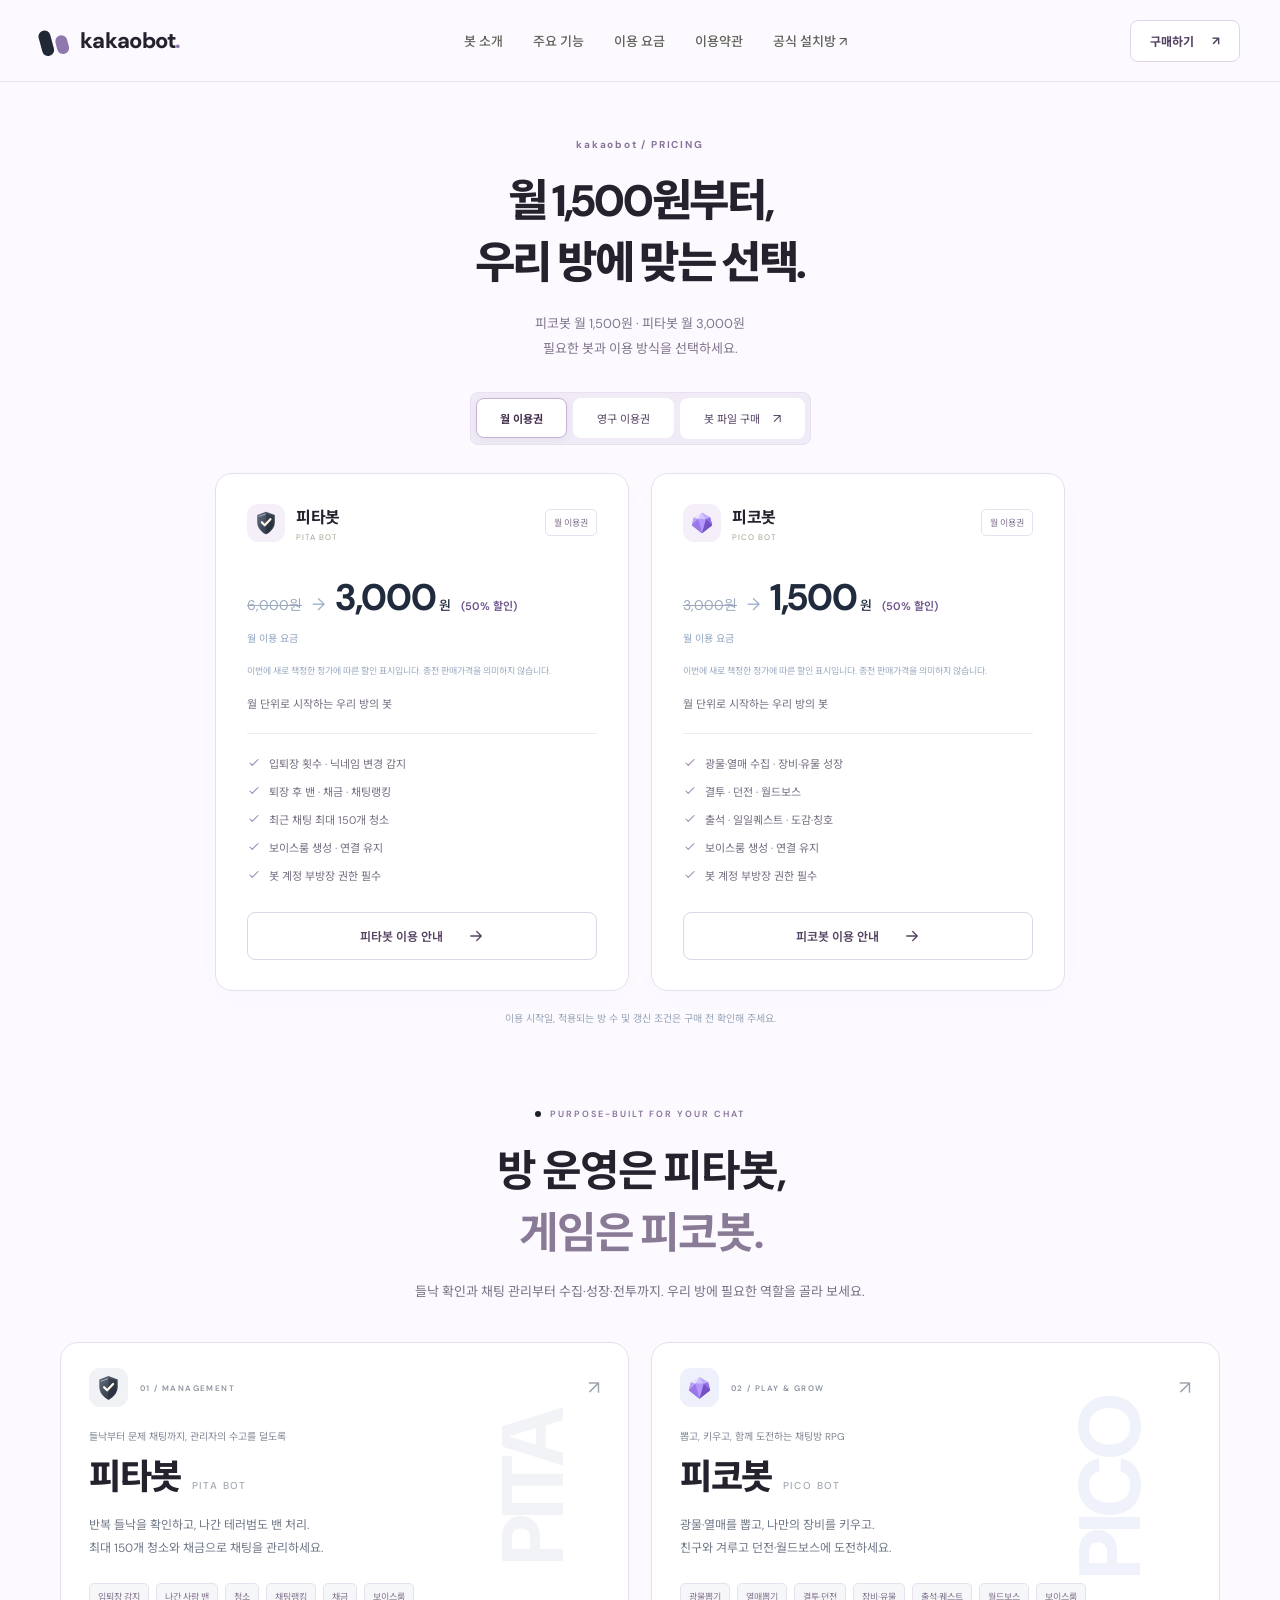
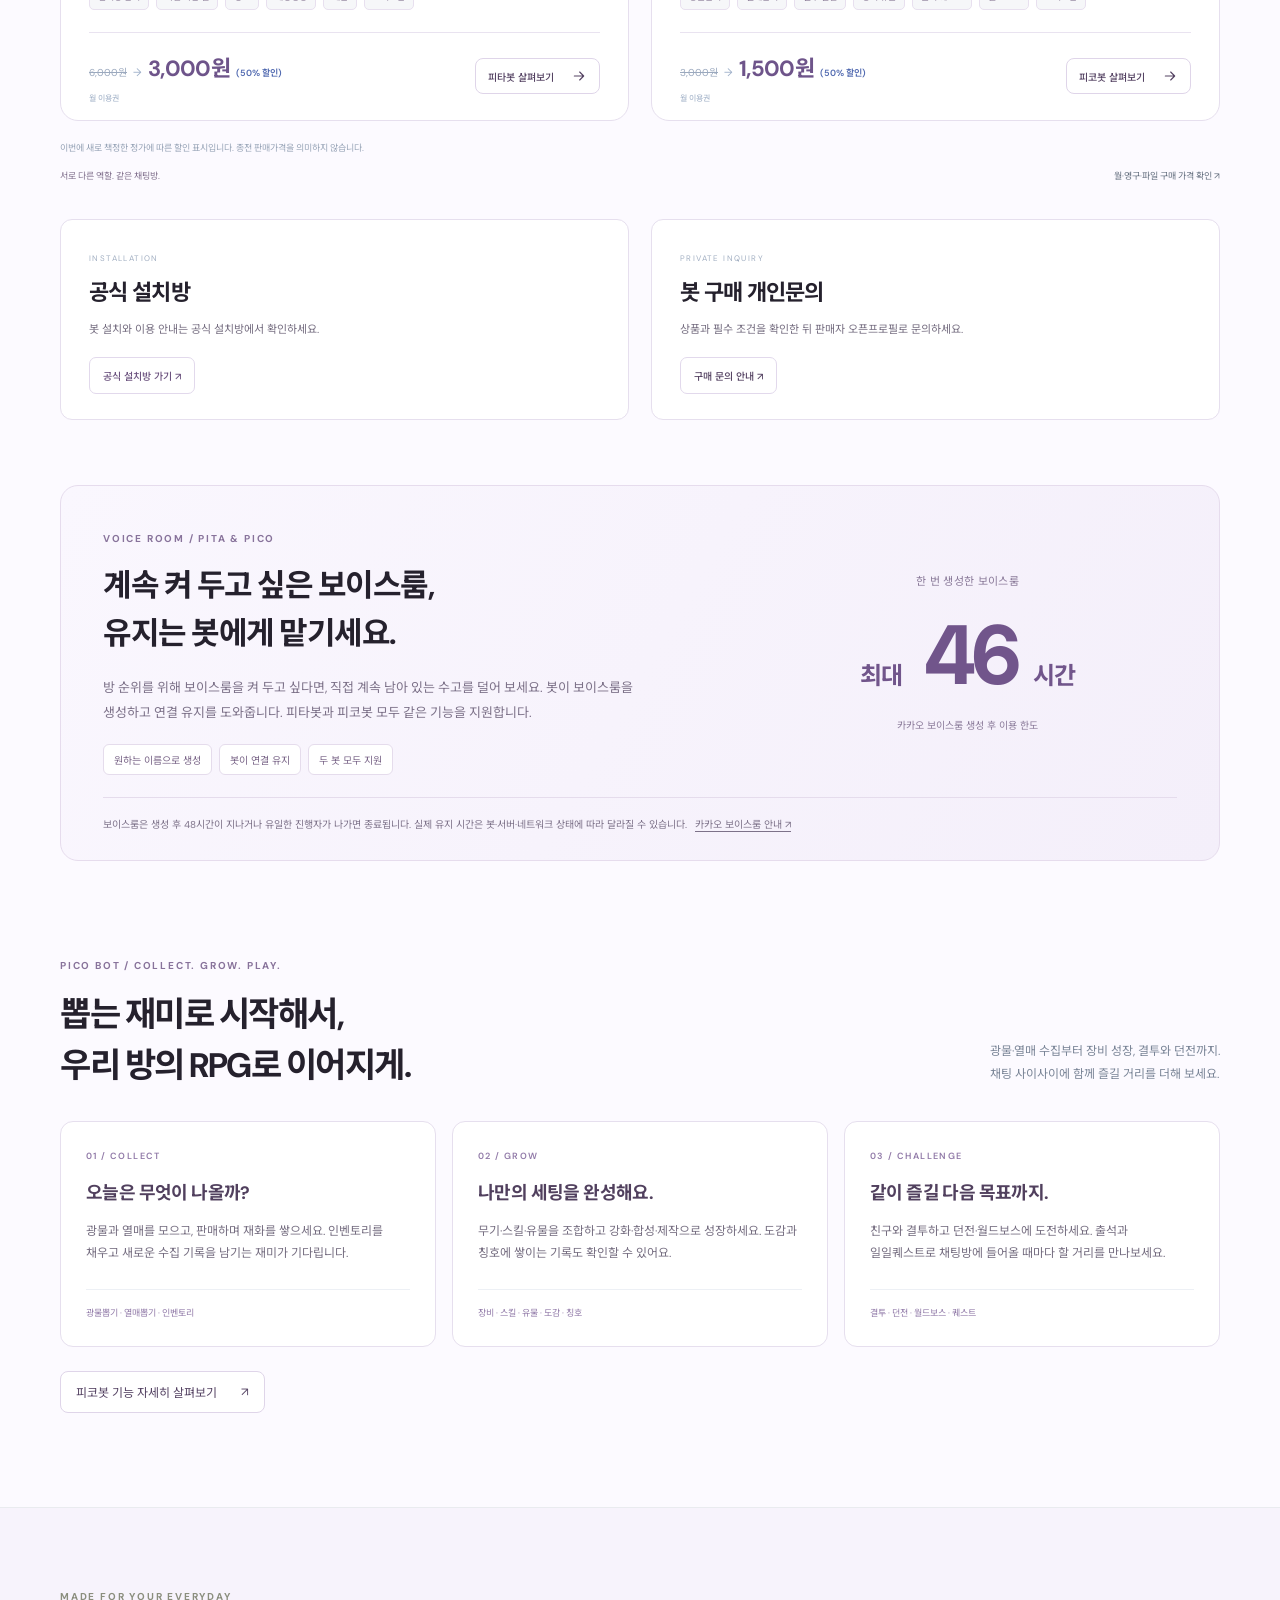
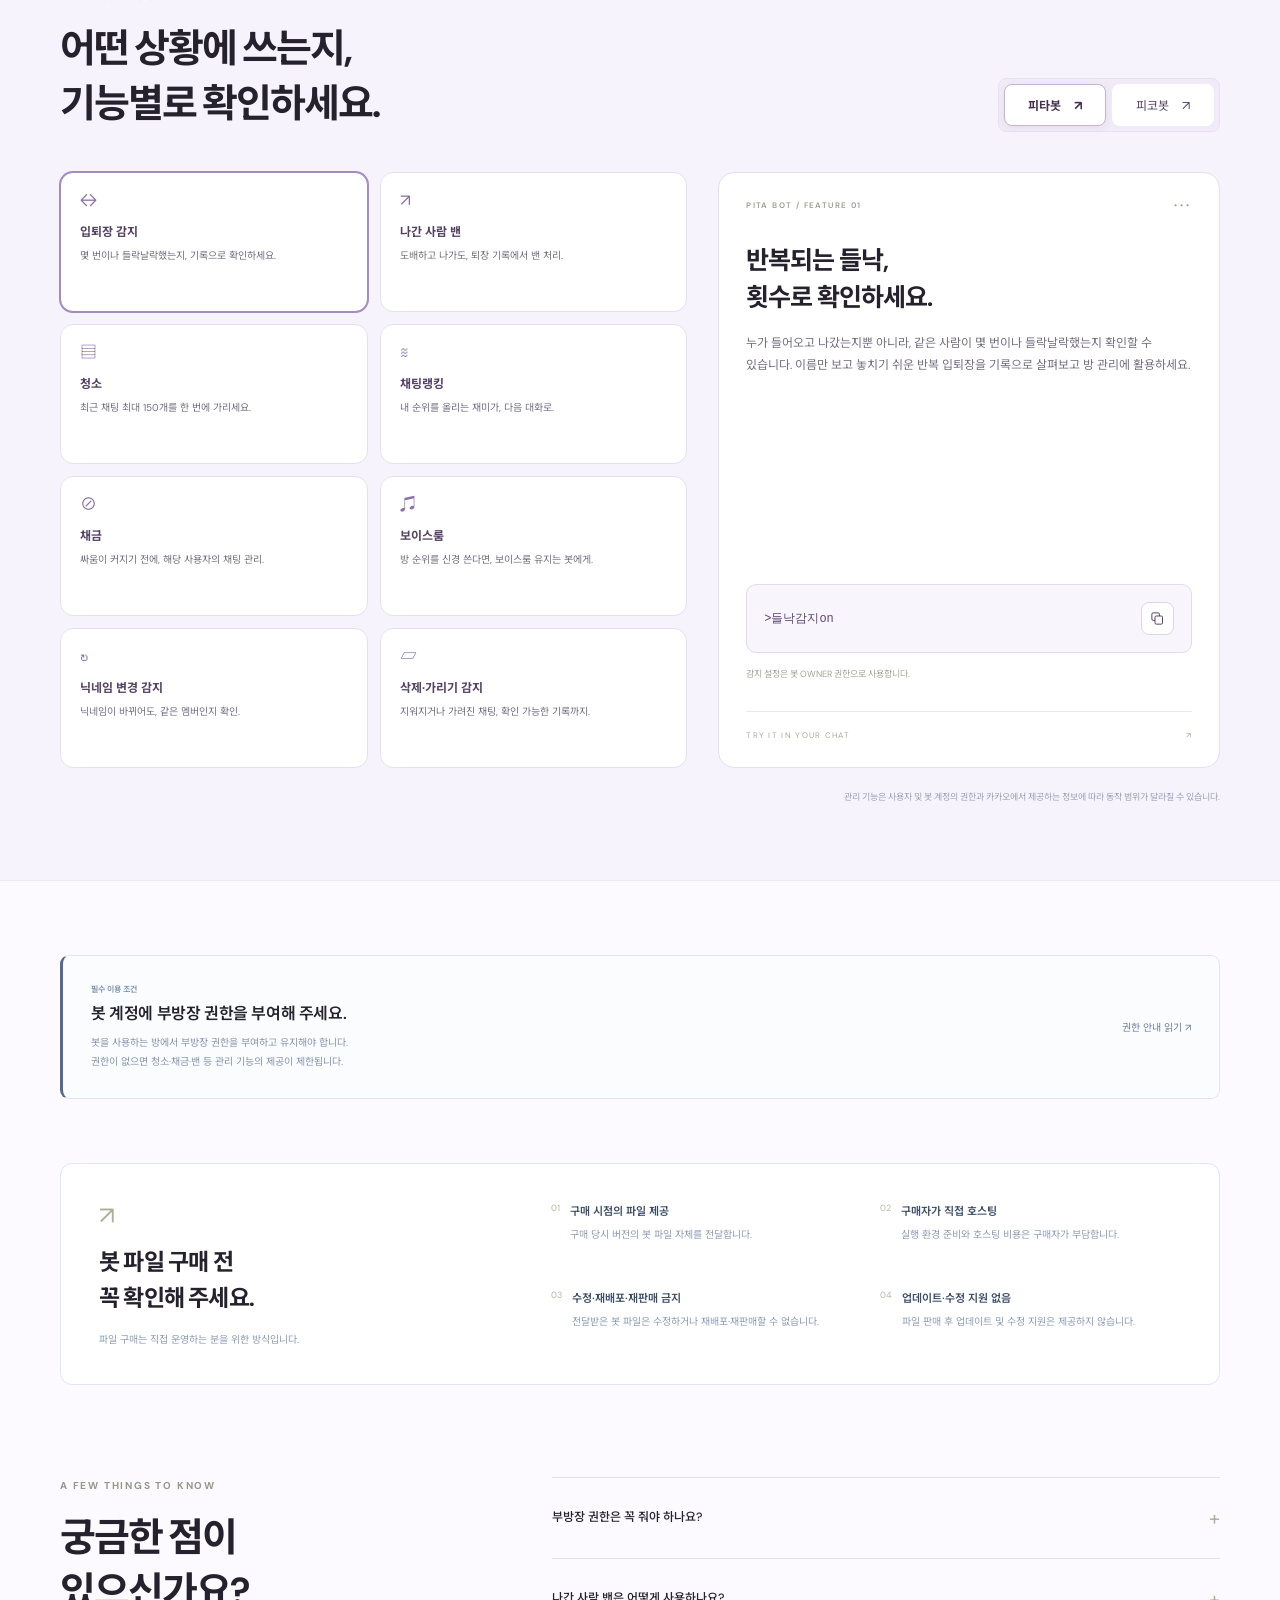
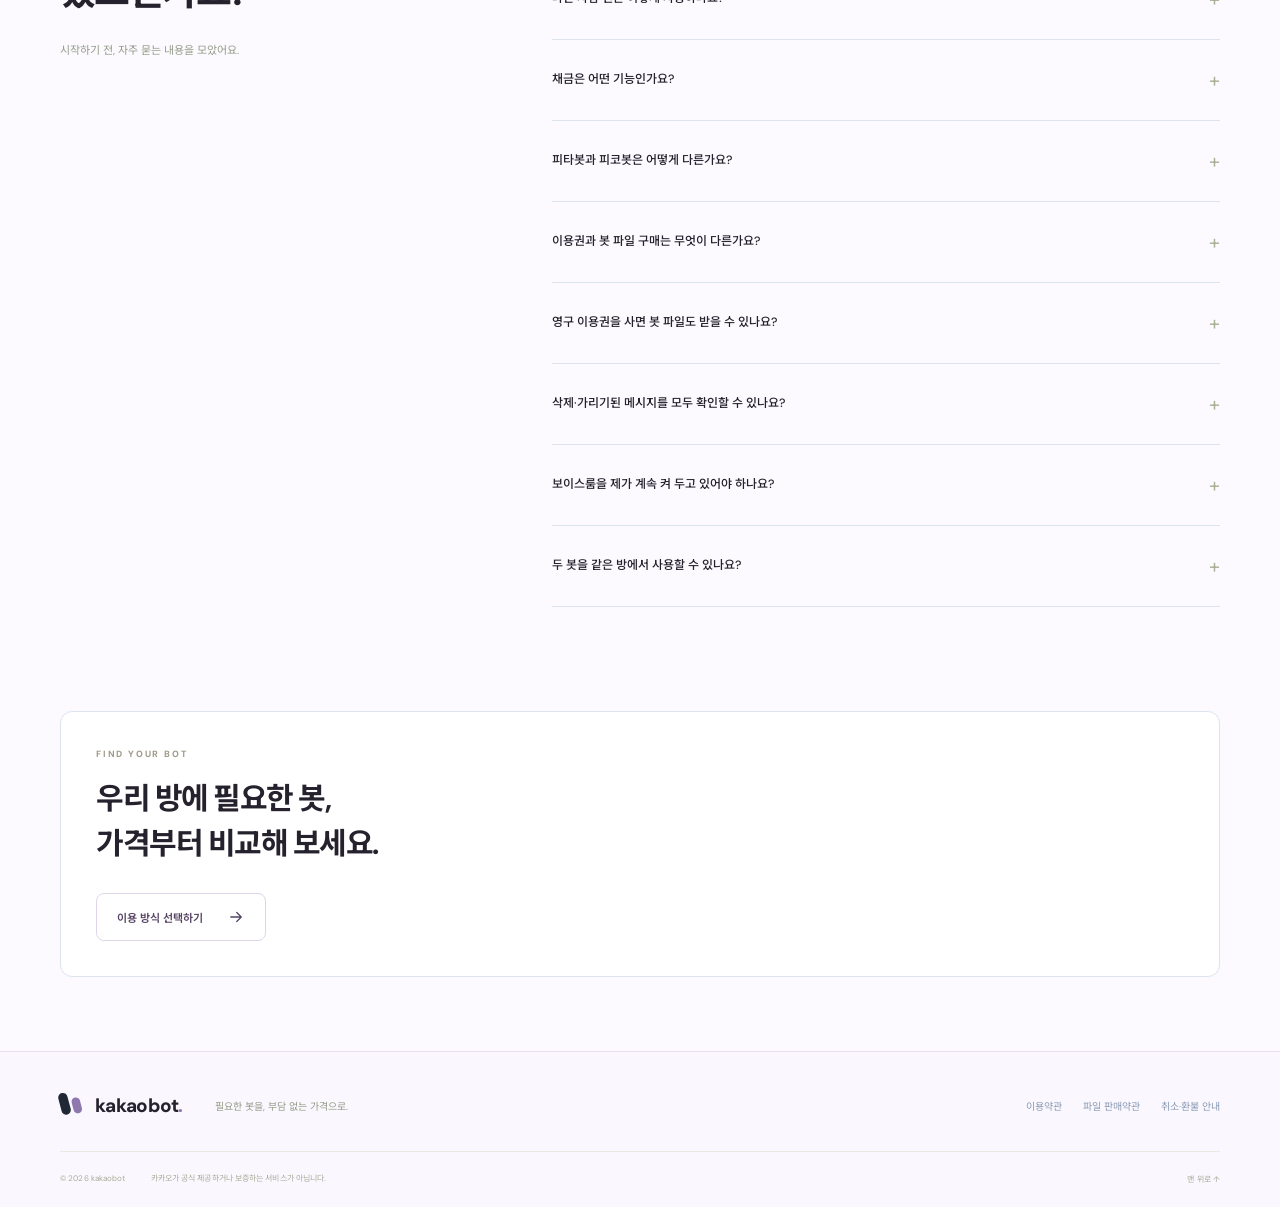
<file: index.html>
<!doctype html>
<html lang="ko">
<head>
  <meta charset="utf-8">
  <meta name="viewport" content="width=device-width,initial-scale=1">
  <meta name="theme-color" content="#fcfaff">
  <meta name="description" content="피코봇 월 1,500원, 피타봇 월 3,000원. 입퇴장·채팅 관리부터 광물·열매뽑기, 결투·던전과 보이스룸 유지까지. 월·영구 이용권과 파일 구매 가격을 확인하세요.">
  <meta property="og:type" content="website">
  <meta property="og:title" content="kakaobot — 월 1,500원부터 시작하는 카카오톡 봇">
  <meta property="og:description" content="피코봇 월 1,500원 · 피타봇 월 3,000원. 우리 방에 필요한 관리·게임·보이스룸 기능을 부담 없는 가격으로.">
  <meta property="og:site_name" content="kakaobot">
  <meta property="og:url" content="https://26on30318-oss.github.io/pita-pico-site/">
  <title>kakaobot — 월 1,500원부터 시작하는 카카오톡 봇</title>
  <link rel="icon" href="./favicon.svg" type="image/svg+xml">
  <link rel="stylesheet" href="./style.css?v=2">
  <script src="./app.js?v=2" defer></script>
</head>
<body>
<svg class="svg-library" aria-hidden="true" xmlns="http://www.w3.org/2000/svg">
  <defs>
    <linearGradient id="shield-gradient" x1="0" y1="0" x2="1" y2="1"><stop stop-color="#657080"/><stop offset="1" stop-color="#202735"/></linearGradient>
    <linearGradient id="gem-gradient" x1="0" y1="0" x2="1" y2="1"><stop stop-color="#9aade9"/><stop offset="1" stop-color="#4058bb"/></linearGradient>
    <symbol id="icon-shield" viewBox="0 0 120 134"><path d="M60 5 108 23v38c0 30-21 54-48 68C33 115 12 91 12 61V23Z" fill="url(#shield-gradient)"/><path d="m60 14 39 15v32c0 25-17 46-39 59Z" fill="#18202d" opacity=".38"/><path d="m37 63 16 16 31-33" fill="none" stroke="#fff9ed" stroke-width="12" stroke-linecap="round" stroke-linejoin="round"/><path d="m22 31 34-12" stroke="#a8b3c4" stroke-width="5" stroke-linecap="round"/></symbol>
    <symbol id="icon-gem" viewBox="0 0 140 140"><path d="m70 4 52 31 13 49-65 51L5 84l13-49Z" fill="url(#gem-gradient)"/><path d="m70 4 25 40H45Z" fill="#d5c4ff"/><path d="m18 35 27 9L5 84Z" fill="#b8a0f7"/><path d="m122 35-27 9 40 40Z" fill="#956de7"/><path d="m45 44 25 91L5 84Z" fill="#9d76ea"/><path d="m95 44-25 91 65-51Z" fill="#7650c4"/><path d="M45 44h50l-25 91Z" fill="#b697fb"/><path d="m70 4 52 31-27 9Z" fill="#c6adff"/><path d="m70 4-52 31 27 9Z" fill="#eee4ff"/><path d="m24 34 42-25" stroke="#fff" stroke-width="3" opacity=".6" stroke-linecap="round"/></symbol>
    <symbol id="icon-arrow" viewBox="0 0 24 24"><path d="M5 12h14m-6-6 6 6-6 6" fill="none" stroke="currentColor" stroke-width="1.7" stroke-linecap="round" stroke-linejoin="round"/></symbol>
    <symbol id="icon-check" viewBox="0 0 24 24"><path d="m5 12 4 4L19 6" fill="none" stroke="currentColor" stroke-width="1.8" stroke-linecap="round" stroke-linejoin="round"/></symbol>
    <symbol id="icon-copy" viewBox="0 0 24 24"><rect x="8" y="8" width="12" height="13" rx="2" fill="none" stroke="currentColor" stroke-width="1.6"/><path d="M15 8V5a2 2 0 0 0-2-2H5a2 2 0 0 0-2 2v8a2 2 0 0 0 2 2h3" fill="none" stroke="currentColor" stroke-width="1.6"/></symbol>
  </defs>
</svg>
<a class="skip-link" href="#main">본문으로 이동</a>
<header class="site-header">
  <div class="nav-wrap">
    <a href="#" class="brand" aria-label="kakaobot 홈"><span class="brand-symbol"><i></i><i></i></span><span>kakaobot<span class="brand-dot">.</span></span></a>
    <nav aria-label="주 메뉴"><a href="#bots">봇 소개</a><a href="#features">주요 기능</a><a href="#pricing">이용 요금</a><a href="./terms/">이용약관</a><a href="https://open.kakao.com/o/pg3SsNPi" target="_blank" rel="noopener">공식 설치방 ↗</a></nav>
    <button class="nav-cta" data-order>구매하기 <span aria-hidden="true">↗</span></button>
  </div>
</header>
<main id="main">
  <section class="section-wrap pricing-section" id="pricing" aria-labelledby="pricing-title">
    <div class="pricing-head"><p class="eyebrow">kakaobot / PRICING</p><h1 id="pricing-title">월 1,500원부터,<br>우리 방에 맞는 선택.</h1><p>피코봇 월 1,500원 · 피타봇 월 3,000원<br>필요한 봇과 이용 방식을 선택하세요.</p><div class="pill-tabs pricing-tabs" role="tablist" aria-label="구매 방식"><button role="tab" id="plan-month" aria-selected="true" aria-controls="price-grid" data-plan="month">월 이용권</button><button role="tab" id="plan-lifetime" aria-selected="false" aria-controls="price-grid" data-plan="lifetime" tabindex="-1">영구 이용권</button><button role="tab" id="plan-file" aria-selected="false" aria-controls="price-grid" data-plan="file" tabindex="-1">봇 파일 구매 <span>↗</span></button></div></div>
    <div class="price-grid" id="price-grid" role="tabpanel" aria-labelledby="plan-month"></div>
    <p class="plan-note" id="plan-note"></p>
  </section>
<section class="premium-hero section-wrap" id="bots"><p class="premium-overline"><i></i> PURPOSE-BUILT FOR YOUR CHAT</p><h2 class="product-intro-title">방 운영은 피타봇,<br><span>게임은 피코봇.</span></h2><p class="premium-description">들낙 확인과 채팅 관리부터 수집·성장·전투까지.<br class="premium-mobile-br"> 우리 방에 필요한 역할을 골라 보세요.</p><div class="premium-products">
<article class="premium-product"><div class="premium-card-top"><span class="premium-symbol"><svg aria-hidden="true"><use href="#icon-shield"/></svg></span><span>01 / MANAGEMENT</span><i>↗</i></div><div class="premium-card-body"><p>들낙부터 문제 채팅까지, 관리자의 수고를 덜도록</p><h2>피타봇<small>PITA BOT</small></h2><p>반복 들낙을 확인하고, 나간 테러범도 밴 처리.<br>최대 150개 청소와 채금으로 채팅을 관리하세요.</p><span class="premium-watermark" aria-hidden="true">PITA</span></div><ul class="premium-tags"><li>입퇴장 감지</li><li>나간 사람 밴</li><li>청소</li><li>채팅랭킹</li><li>채금</li><li>보이스룸</li></ul><div class="premium-card-bottom"><div class="premium-price-stack"><p class="premium-sale-line"><del>6,000원</del><span>→</span><b>3,000원</b><em>(50% 할인)</em></p><small>월 이용권</small></div><button data-show-features="pita">피타봇 살펴보기 <svg><use href="#icon-arrow"/></svg></button></div></article>
<article class="premium-product premium-pico"><div class="premium-card-top"><span class="premium-symbol"><svg aria-hidden="true"><use href="#icon-gem"/></svg></span><span>02 / PLAY & GROW</span><i>↗</i></div><div class="premium-card-body"><p>뽑고, 키우고, 함께 도전하는 채팅방 RPG</p><h2>피코봇<small>PICO BOT</small></h2><p>광물·열매를 뽑고, 나만의 장비를 키우고.<br>친구와 겨루고 던전·월드보스에 도전하세요.</p><span class="premium-watermark" aria-hidden="true">PICO</span></div><ul class="premium-tags"><li>광물뽑기</li><li>열매뽑기</li><li>결투·던전</li><li>장비·유물</li><li>출석·퀘스트</li><li>월드보스</li><li>보이스룸</li></ul><div class="premium-card-bottom"><div class="premium-price-stack"><p class="premium-sale-line"><del>3,000원</del><span>→</span><b>1,500원</b><em>(50% 할인)</em></p><small>월 이용권</small></div><button data-show-features="pico">피코봇 살펴보기 <svg><use href="#icon-arrow"/></svg></button></div></article>
</div><p class="premium-reference-note">이번에 새로 책정한 정가에 따른 할인 표시입니다. 종전 판매가격을 의미하지 않습니다.</p><div class="premium-note"><span>서로 다른 역할. 같은 채팅방.</span><a href="#pricing">월·영구·파일 구매 가격 확인 ↗</a></div></section>
<section class="contact-choices section-wrap" aria-label="설치와 구매 문의"><article><span>INSTALLATION</span><h2>공식 설치방</h2><p>봇 설치와 이용 안내는 공식 설치방에서 확인하세요.</p><a href="https://open.kakao.com/o/pg3SsNPi" target="_blank" rel="noopener">공식 설치방 가기 ↗</a></article><article><span>PRIVATE INQUIRY</span><h2>봇 구매 개인문의</h2><p>상품과 필수 조건을 확인한 뒤 판매자 오픈프로필로 문의하세요.</p><button data-order>구매 문의 안내 ↗</button></article></section>

<section class="shared-voice section-wrap" id="voice-room" aria-labelledby="voice-room-title">
  <div class="shared-voice-copy"><p class="eyebrow">VOICE ROOM / PITA &amp; PICO</p><h2 id="voice-room-title">계속 켜 두고 싶은 보이스룸,<br>유지는 봇에게 맡기세요.</h2><p>방 순위를 위해 보이스룸을 켜 두고 싶다면, 직접 계속 남아 있는 수고를 덜어 보세요. 봇이 보이스룸을 생성하고 연결 유지를 도와줍니다. 피타봇과 피코봇 모두 같은 기능을 지원합니다.</p><ul class="voice-benefits"><li>원하는 이름으로 생성</li><li>봇이 연결 유지</li><li>두 봇 모두 지원</li></ul></div>
  <div class="voice-duration"><span>한 번 생성한 보이스룸</span><strong>최대 <b data-count-up="48" aria-hidden="true">48</b><span class="visually-hidden">48</span>시간</strong><p>카카오 보이스룸 생성 후 이용 한도</p></div>
  <p class="voice-duration-note">보이스룸은 생성 후 48시간이 지나거나 유일한 진행자가 나가면 종료됩니다. 실제 유지 시간은 봇·서버·네트워크 상태에 따라 달라질 수 있습니다. <a href="https://www.kakaocorp.com/page/service/service/voiceroom" target="_blank" rel="noopener">카카오 보이스룸 안내 ↗</a></p>
</section>
<section class="pico-story section-wrap" aria-labelledby="pico-story-title">
  <div class="pico-story-heading"><div><p class="eyebrow">PICO BOT / COLLECT. GROW. PLAY.</p><h2 id="pico-story-title">뽑는 재미로 시작해서,<br>우리 방의 RPG로 이어지게.</h2></div><p>광물·열매 수집부터 장비 성장, 결투와 던전까지.<br>채팅 사이사이에 함께 즐길 거리를 더해 보세요.</p></div>
  <div class="pico-story-grid">
    <article><span class="pico-story-number">01 / COLLECT</span><h3>오늘은 무엇이 나올까?</h3><p>광물과 열매를 모으고, 판매하며 재화를 쌓으세요. 인벤토리를 채우고 새로운 수집 기록을 남기는 재미가 기다립니다.</p><span class="pico-story-keywords">광물뽑기 · 열매뽑기 · 인벤토리</span></article>
    <article><span class="pico-story-number">02 / GROW</span><h3>나만의 세팅을 완성해요.</h3><p>무기·스킬·유물을 조합하고 강화·합성·제작으로 성장하세요. 도감과 칭호에 쌓이는 기록도 확인할 수 있어요.</p><span class="pico-story-keywords">장비 · 스킬 · 유물 · 도감 · 칭호</span></article>
    <article><span class="pico-story-number">03 / CHALLENGE</span><h3>같이 즐길 다음 목표까지.</h3><p>친구와 결투하고 던전·월드보스에 도전하세요. 출석과 일일퀘스트로 채팅방에 들어올 때마다 할 거리를 만나보세요.</p><span class="pico-story-keywords">결투 · 던전 · 월드보스 · 퀘스트</span></article>
  </div><button class="pico-story-link" data-show-features="pico">피코봇 기능 자세히 살펴보기 <span aria-hidden="true">↗</span></button>
</section>
  <section class="feature-section" id="features" aria-labelledby="features-title"><div class="section-wrap">
    <div class="section-heading"><div><p class="eyebrow">MADE FOR YOUR EVERYDAY</p><h2 id="features-title">어떤 상황에 쓰는지,<br>기능별로 확인하세요.</h2></div><div class="pill-tabs feature-tabs" role="tablist" aria-label="봇별 기능"><button id="features-pita" role="tab" aria-selected="true" aria-controls="feature-content" data-feature-bot="pita">피타봇 <span>↗</span></button><button id="features-pico" role="tab" aria-selected="false" aria-controls="feature-content" data-feature-bot="pico" tabindex="-1">피코봇 <span>↗</span></button></div></div>
    <div id="feature-content" class="feature-layout" role="tabpanel" aria-labelledby="features-pita"><div id="feature-list" class="feature-list"></div><aside class="feature-detail" id="feature-detail"></aside></div>
    <p class="feature-disclaimer" id="feature-disclaimer"></p>
  </div></section>



  <section class="purchase-conditions section-wrap" aria-label="구매 전 이용 조건">
    <div class="permission-banner"><div><span>필수 이용 조건</span><h3>봇 계정에 부방장 권한을 부여해 주세요.</h3><p>봇을 사용하는 방에서 부방장 권한을 부여하고 유지해야 합니다.<br>권한이 없으면 청소·채금·밴 등 관리 기능의 제공이 제한됩니다.</p></div><a href="./terms/#permission">권한 안내 읽기 ↗</a></div><div class="file-policy"><div><span class="policy-icon">↗</span><h3>봇 파일 구매 전<br> 꼭 확인해 주세요.</h3><p>파일 구매는 직접 운영하는 분을 위한 방식입니다.</p></div><ul><li><span>01</span><div><b>구매 시점의 파일 제공</b><p>구매 당시 버전의 봇 파일 자체를 전달합니다.</p></div></li><li><span>02</span><div><b>구매자가 직접 호스팅</b><p>실행 환경 준비와 호스팅 비용은 구매자가 부담합니다.</p></div></li><li><span>03</span><div><b>수정·재배포·재판매 금지</b><p>전달받은 봇 파일은 수정하거나 재배포·재판매할 수 없습니다.</p></div></li><li><span>04</span><div><b>업데이트·수정 지원 없음</b><p>파일 판매 후 업데이트 및 수정 지원은 제공하지 않습니다.</p></div></li></ul></div>
  </section>

  <section class="faq-section section-wrap" id="faq" aria-labelledby="faq-title"><div><p class="eyebrow">A FEW THINGS TO KNOW</p><h2 id="faq-title">궁금한 점이<br> 있으신가요?</h2><p>시작하기 전, 자주 묻는 내용을 모았어요.</p></div><div class="faq-list"><details><summary>부방장 권한은 꼭 줘야 하나요?<span aria-hidden="true">+</span></summary><p>네. 사용하는 방에서 봇 계정에 부방장 권한을 부여하고 유지하는 것이 필수 이용 조건입니다. 청소·채금·밴 등 관리 기능은 카카오에서 요구하는 권한이 있어야 처리할 수 있습니다.</p></details><details><summary>나간 사람 밴은 어떻게 사용하나요?<span aria-hidden="true">+</span></summary><p>피타봇의 퇴장 감지 알림에 표시된 유저 ID를 확인한 뒤, &gt;ㄱㄱ와 유저 ID 또는 앞자리 4자리 이상을 입력해 승인하는 방식입니다. 실제 카카오 방장·부방장만 승인할 수 있으며, 처리는 카카오 권한과 서버 응답에 따라 달라집니다.</p></details><details><summary>채금은 어떤 기능인가요?<span aria-hidden="true">+</span></summary><p>지정한 사용자의 이후 메시지를 자동으로 가리는 방식입니다. 카카오 자체의 메시지 전송을 차단하는 기능과는 다르며, 봇의 부방장 권한이 필요합니다.</p></details>
    <details><summary>피타봇과 피코봇은 어떻게 다른가요?<span aria-hidden="true">+</span></summary><p>피타봇은 입퇴장·닉네임 변경 감지와 메시지 관리 등 방 운영에 집중합니다. 피코봇은 광물 수집, 장비·유물 성장, 결투·던전 등 게임 콘텐츠를 중심으로 구성되어 있습니다. 두 봇 모두 보이스룸 생성·나가기 기능을 지원합니다.</p></details>
    <details><summary>이용권과 봇 파일 구매는 무엇이 다른가요?<span aria-hidden="true">+</span></summary><p>월·영구 이용권은 봇 서비스를 이용하는 상품입니다. 파일 구매는 구매 시점의 봇 파일 자체를 전달받는 상품으로, 구매자가 직접 호스팅하고 비용을 부담합니다. 파일 수정·재배포·재판매는 금지되며, 이후 업데이트·수정 지원은 없습니다.</p></details>
    <details><summary>영구 이용권을 사면 봇 파일도 받을 수 있나요?<span aria-hidden="true">+</span></summary><p>영구 이용권과 봇 파일 구매는 별도 상품입니다. 영구 이용권은 파일 제공을 포함하지 않습니다. 영구 이용의 적용 범위와 운영 조건은 구매 전에 확인해 주세요.</p></details>
    <details><summary>삭제·가리기된 메시지를 모두 확인할 수 있나요?<span aria-hidden="true">+</span></summary><p>피타봇은 수신 기록이나 서버에서 확인 가능한 정보를 바탕으로 감지 내용을 안내합니다. 원문 또는 작업자 정보가 제공되지 않는 경우 확인이 제한될 수 있으며, 모든 메시지의 원문 확인을 보장하지 않습니다.</p></details>
    <details><summary>보이스룸을 제가 계속 켜 두고 있어야 하나요?<span aria-hidden="true">+</span></summary><p>방 순위를 위해 보이스룸을 켜 두려는 운영자가 직접 계속 남아 있는 수고를 줄여 주는 기능입니다. 봇이 보이스룸 생성과 연결 유지를 도와줍니다. 카카오 보이스룸은 생성 후 최대 48시간까지 이용할 수 있으며, 실제 유지 시간은 봇·서버·네트워크 상태에 따라 달라집니다. 종료된 방을 자동으로 다시 생성하는 기능은 제공하지 않습니다.</p></details>
    <details><summary>두 봇을 같은 방에서 사용할 수 있나요?<span aria-hidden="true">+</span></summary><p>네. 두 봇은 서로 다른 역할과 명령어를 사용합니다. 피타봇의 관리 기능과 피코봇의 게임 콘텐츠를 같은 방에서 함께 사용할 수 있습니다.</p></details>
  </div></section>

  <section class="closing section-wrap"><span class="closing-spark" aria-hidden="true">✳</span><p class="eyebrow">FIND YOUR BOT</p><h2>우리 방에 필요한 봇,<br>가격부터 비교해 보세요.</h2><a class="button dark" href="#pricing">이용 방식 선택하기 <svg><use href="#icon-arrow"/></svg></a></section>
</main>
<footer><div class="section-wrap footer-top"><a href="#" class="brand"><span class="brand-symbol"><i></i><i></i></span><span>kakaobot<span class="brand-dot">.</span></span></a><p>필요한 봇을, 부담 없는 가격으로.</p><div class="footer-terms"><a href="./terms/">이용약관</a><a href="./terms/#files">파일 판매약관</a><a href="./terms/#refund">취소·환불 안내</a></div></div><div class="section-wrap footer-bottom"><span>© 2026 kakaobot</span><p>카카오가 공식 제공하거나 보증하는 서비스가 아닙니다.</p><a href="#">맨 위로 ↑</a></div></footer>

<dialog id="order-dialog" aria-labelledby="order-title"><div class="order-modal"><div class="checkout-head"><b>kakaobot</b><button class="modal-close" aria-label="구매 화면 닫기">×</button></div><div class="checkout-steps"><span id="step-one" class="active">01 상품·약관 확인</span><span>→</span><span id="step-two">02 결제 안내</span></div><div id="checkout-confirm"><h2 id="order-title">구매 전 확인해 주세요.</h2><p class="modal-description">상품과 필수 이용 조건을 확인한 뒤 동의해 주세요.</p><div class="order-fields"><label>봇 선택<select id="order-bot"><option value="pita">피타봇</option><option value="pico">피코봇</option></select></label><label>구매 방식<select id="order-plan"><option value="month">월 이용권</option><option value="lifetime">영구 이용권</option><option value="file">봇 파일 구매</option></select></label></div><div id="order-summary"></div><section class="agreement-section" aria-labelledby="agreement-heading"><div class="agreement-heading"><h3 id="agreement-heading">약관 동의</h3><button type="button" class="inline-terms-toggle full-terms-toggle" id="terms-toggle-all" data-inline-terms="all" aria-expanded="false" aria-controls="checkout-full-terms">약관 전문 보기</button></div><section id="checkout-full-terms" class="inline-terms-panel full-terms-panel" role="region" aria-labelledby="terms-toggle-all" hidden></section><label class="check-all"><input type="checkbox" id="agree-all"><span>필수 항목 전체 동의</span></label><div id="agreement-list"></div><p id="agreement-status" role="status" aria-live="polite"></p></section><button class="button dark order-continue" disabled aria-describedby="agreement-status">동의하고 결제 안내 보기 <svg><use href="#icon-arrow"/></svg></button><p class="checkout-footnote">모든 필수 항목에 동의해야 다음 단계로 진행할 수 있습니다.</p></div><div id="checkout-guide" hidden><p class="eyebrow">AGREEMENTS CHECKED</p><h2 id="guide-title" tabindex="-1">이제 구매 안내를 확인하세요.</h2><div id="guide-summary"></div><div class="guide-notice"><b>봇 구매 개인문의 · 판매자 오픈프로필</b><p>문의 내용을 복사해 아래 오픈프로필로 전달하고,<br>이용 범위와 결제 방법을 안내받아 주세요.</p></div><p class="guide-not-paid">아직 결제가 이루어지지 않았습니다. 선택·동의 내역은 판매자에게 전송되지 않았습니다.</p><a class="button dark contact-button" data-contact href="https://open.kakao.com/o/sfjzPrdi" target="_blank" rel="noopener">봇 구매 개인문의 · 오픈프로필 ↗</a><button class="button dark copy-order"><svg><use href="#icon-copy"/></svg>구매 문의 내용 복사</button><p id="order-copy-feedback" role="status" aria-live="polite"></p><textarea id="order-text" class="order-text" aria-label="복사할 구매 문의 내용" readonly hidden></textarea><a class="guide-install-link" href="https://open.kakao.com/o/pg3SsNPi" target="_blank" rel="noopener">설치·이용 안내는 공식 설치방에서 ↗</a><button class="order-back">← 상품·약관 다시 확인</button></div></div></dialog>
<div class="toast" role="status" aria-live="polite"></div>
</body>
</html>
</file>
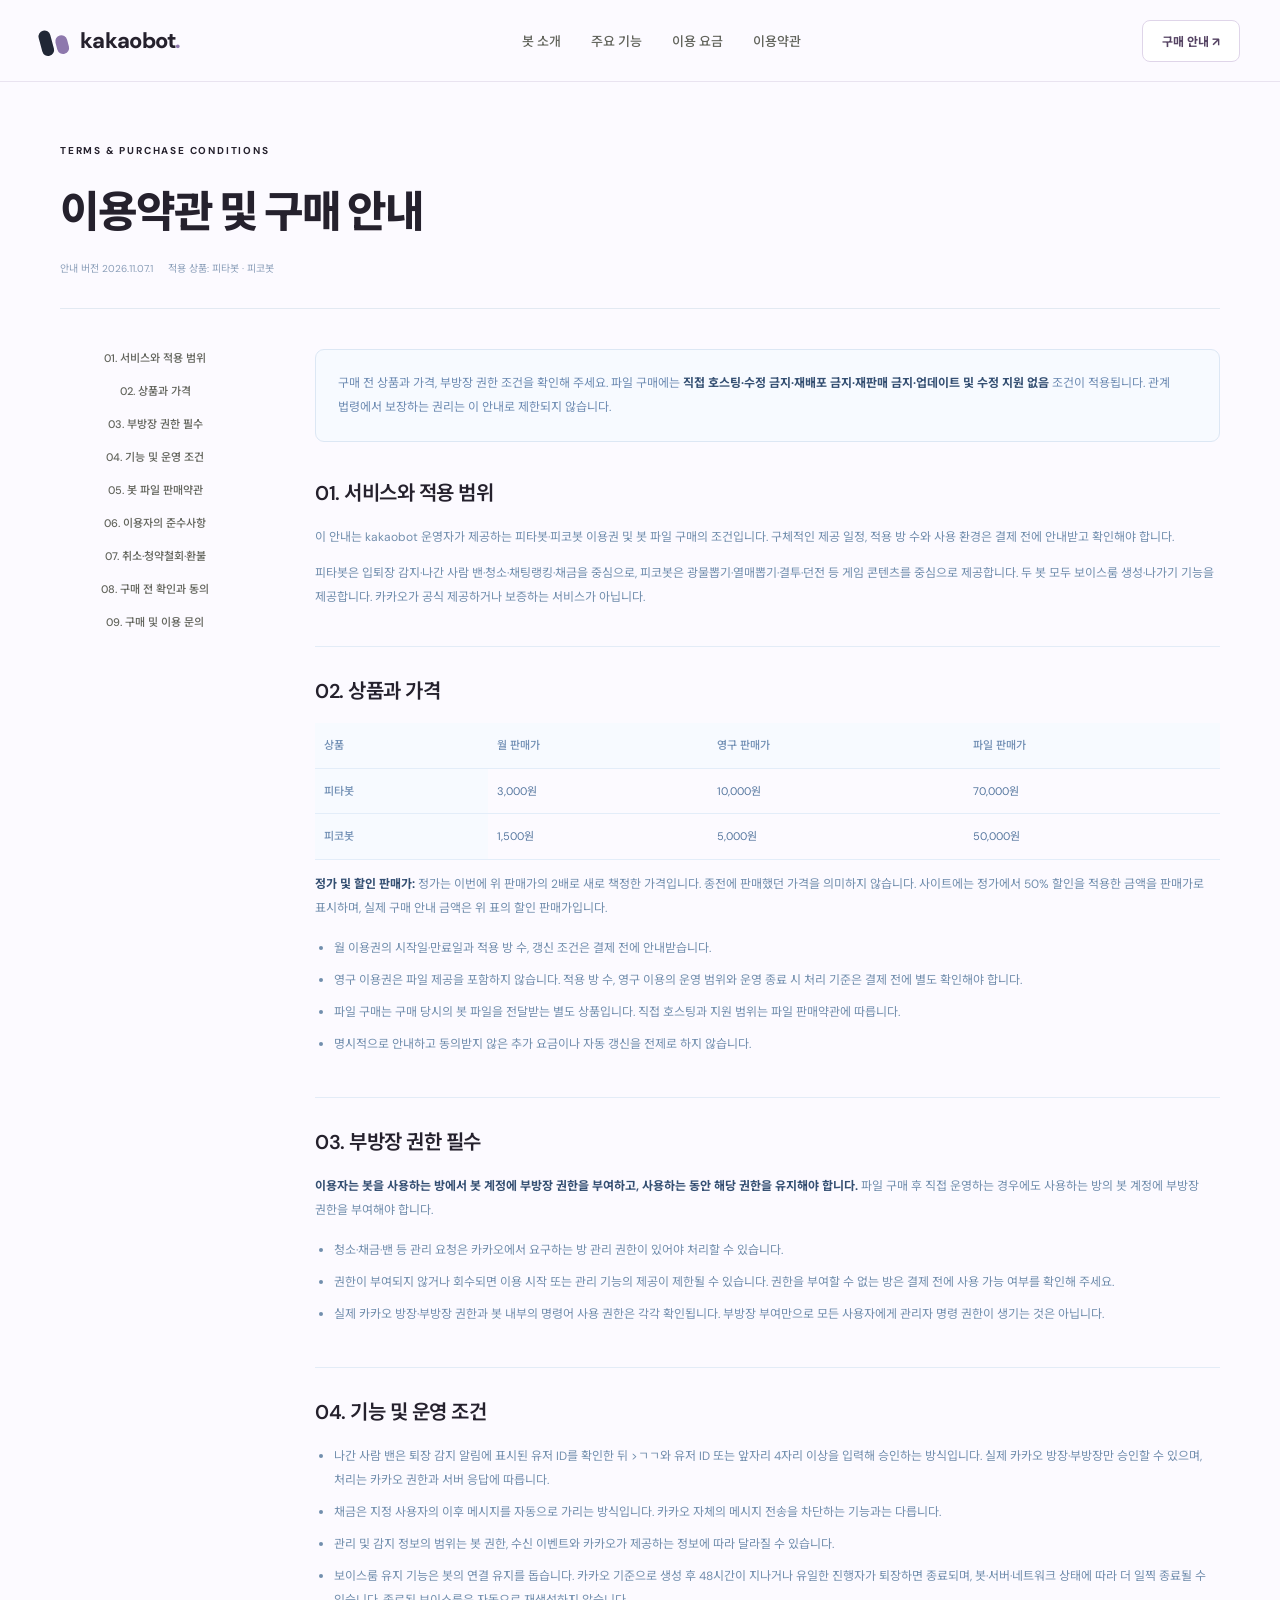
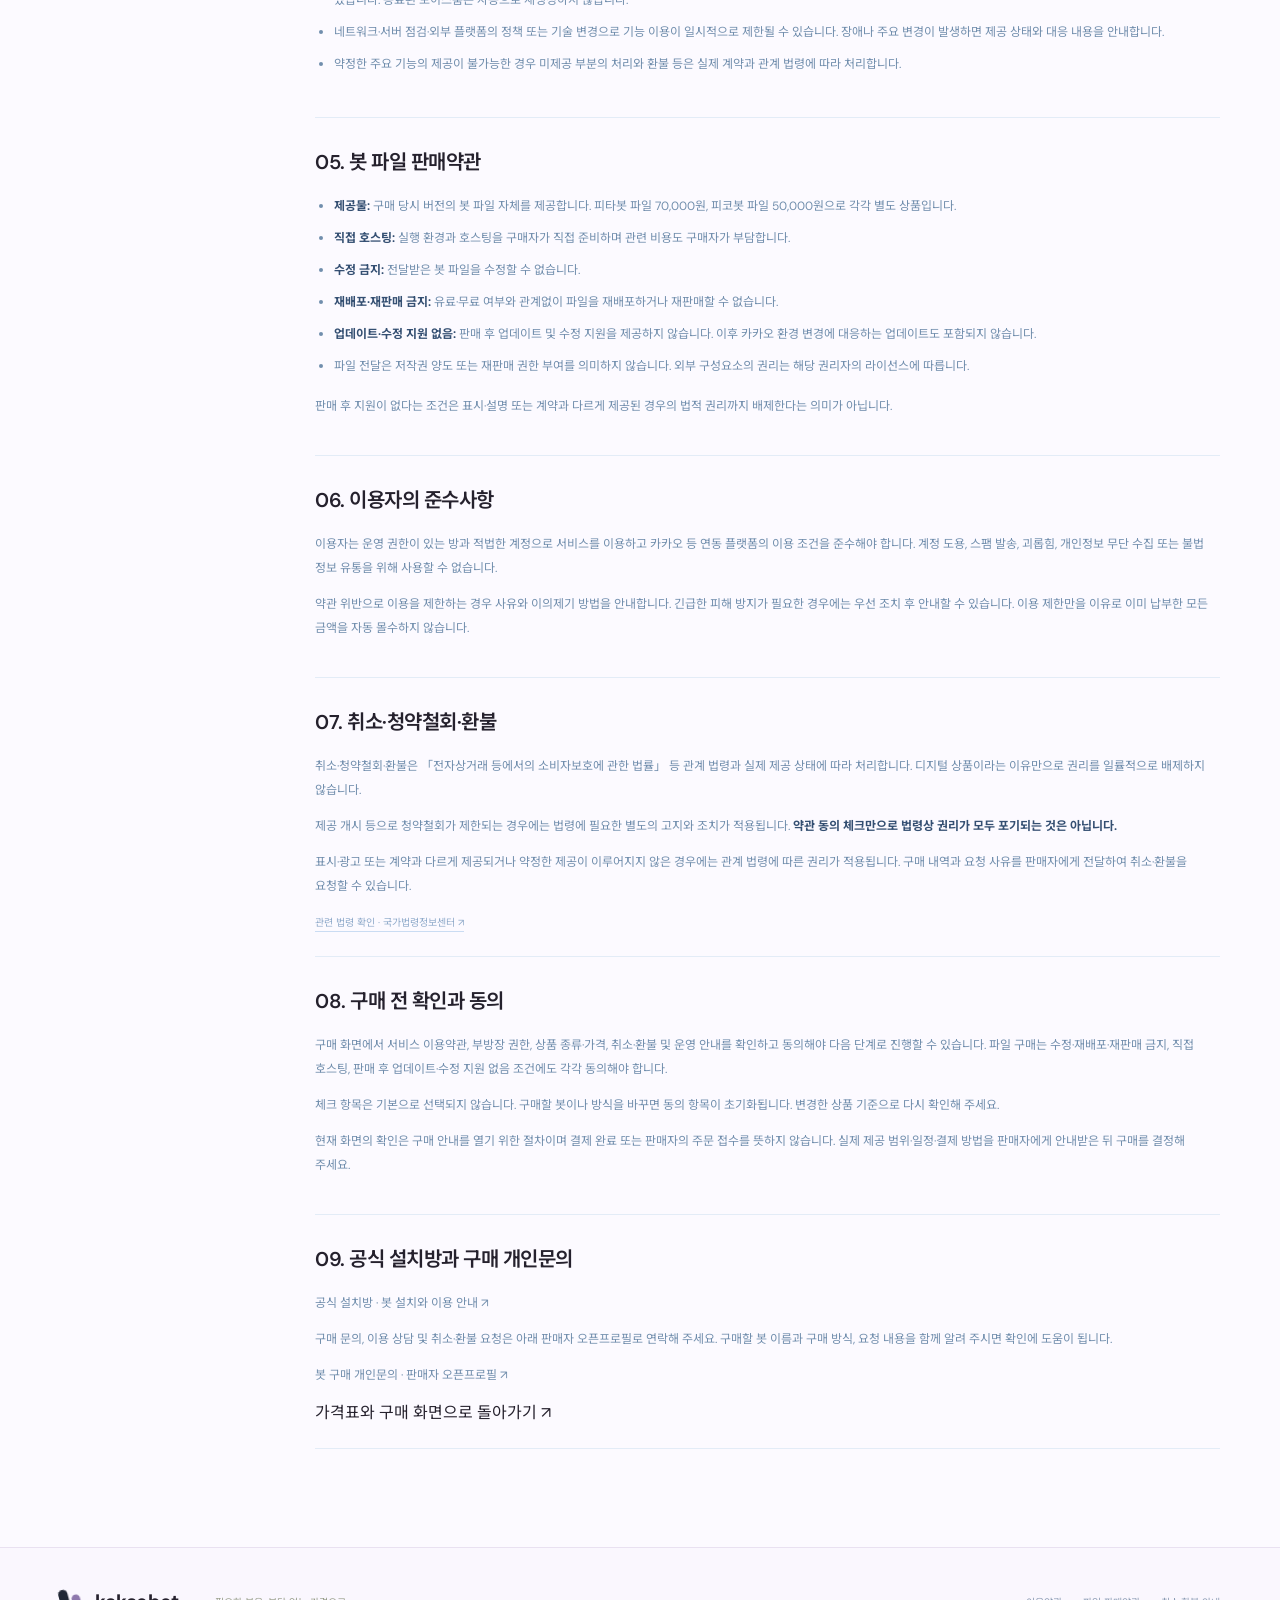
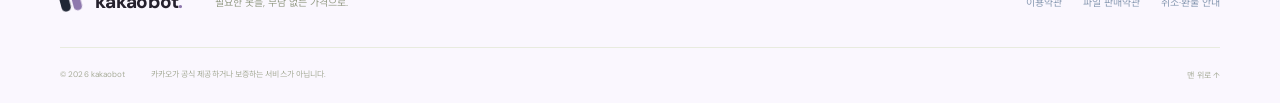
<file: terms/index.html>
<!doctype html><html lang="ko"><head><meta charset="utf-8"><meta name="viewport" content="width=device-width,initial-scale=1"><meta name="theme-color" content="#fcfaff"><title>이용약관 및 구매 안내 | kakaobot</title><link rel="icon" href="../favicon.svg"><link rel="stylesheet" href="../style.css?v=2"></head><body><header class="site-header">
  <div class="nav-wrap">
    <a href="../" class="brand" aria-label="kakaobot 홈"><span class="brand-symbol"><i></i><i></i></span><span>kakaobot<span class="brand-dot">.</span></span></a>
    <nav aria-label="주 메뉴"><a href="../#bots">봇 소개</a><a href="../#features">주요 기능</a><a href="../#pricing">이용 요금</a><a href="./">이용약관</a></nav>
    <a class="nav-cta" href="../#pricing">구매 안내 ↗</a>
  </div>
</header><main id="main"><section class="section-wrap terms-hero"><p class="eyebrow">TERMS & PURCHASE CONDITIONS</p><h1>이용약관 및 구매 안내</h1><div class="terms-meta"><span>안내 버전 2026.11.07.1</span><span>적용 상품: 피타봇 · 피코봇</span></div></section><div class="section-wrap terms-layout"><nav class="terms-nav" aria-label="약관 목차"><a href="#service">01. 서비스와 적용 범위</a><a href="#products">02. 상품과 가격</a><a href="#permission">03. 부방장 권한 필수</a><a href="#operation">04. 기능 및 운영 조건</a><a href="#files">05. 봇 파일 판매약관</a><a href="#conduct">06. 이용자의 준수사항</a><a href="#refund">07. 취소·청약철회·환불</a><a href="#agreement">08. 구매 전 확인과 동의</a><a href="#contact">09. 구매 및 이용 문의</a></nav><div class="terms-content"><div class="terms-lead">구매 전 상품과 가격, 부방장 권한 조건을 확인해 주세요. 파일 구매에는 <strong>직접 호스팅·수정 금지·재배포 금지·재판매 금지·업데이트 및 수정 지원 없음</strong> 조건이 적용됩니다. 관계 법령에서 보장하는 권리는 이 안내로 제한되지 않습니다.</div><section id="service"><h2>01. 서비스와 적용 범위</h2><p>이 안내는 kakaobot 운영자가 제공하는 피타봇·피코봇 이용권 및 봇 파일 구매의 조건입니다. 구체적인 제공 일정, 적용 방 수와 사용 환경은 결제 전에 안내받고 확인해야 합니다.</p><p>피타봇은 입퇴장 감지·나간 사람 밴·청소·채팅랭킹·채금을 중심으로, 피코봇은 광물뽑기·열매뽑기·결투·던전 등 게임 콘텐츠를 중심으로 제공합니다. 두 봇 모두 보이스룸 생성·나가기 기능을 제공합니다. 카카오가 공식 제공하거나 보증하는 서비스가 아닙니다.</p></section><section id="products"><h2>02. 상품과 가격</h2><table class="terms-table"><thead><tr><th scope="col">상품</th><th scope="col">월 판매가</th><th scope="col">영구 판매가</th><th scope="col">파일 판매가</th></tr></thead><tbody><tr><th scope="row">피타봇</th><td>3,000원</td><td>10,000원</td><td>70,000원</td></tr><tr><th scope="row">피코봇</th><td>1,500원</td><td>5,000원</td><td>50,000원</td></tr></tbody></table><p><strong>정가 및 할인 판매가:</strong> 정가는 이번에 위 판매가의 2배로 새로 책정한 가격입니다. 종전에 판매했던 가격을 의미하지 않습니다. 사이트에는 정가에서 50% 할인을 적용한 금액을 판매가로 표시하며, 실제 구매 안내 금액은 위 표의 할인 판매가입니다.</p><ul><li>월 이용권의 시작일·만료일과 적용 방 수, 갱신 조건은 결제 전에 안내받습니다.</li><li>영구 이용권은 파일 제공을 포함하지 않습니다. 적용 방 수, 영구 이용의 운영 범위와 운영 종료 시 처리 기준은 결제 전에 별도 확인해야 합니다.</li><li>파일 구매는 구매 당시의 봇 파일을 전달받는 별도 상품입니다. 직접 호스팅과 지원 범위는 파일 판매약관에 따릅니다.</li><li>명시적으로 안내하고 동의받지 않은 추가 요금이나 자동 갱신을 전제로 하지 않습니다.</li></ul></section><section id="permission"><h2>03. 부방장 권한 필수</h2><p><strong>이용자는 봇을 사용하는 방에서 봇 계정에 부방장 권한을 부여하고, 사용하는 동안 해당 권한을 유지해야 합니다.</strong> 파일 구매 후 직접 운영하는 경우에도 사용하는 방의 봇 계정에 부방장 권한을 부여해야 합니다.</p><ul><li>청소·채금·밴 등 관리 요청은 카카오에서 요구하는 방 관리 권한이 있어야 처리할 수 있습니다.</li><li>권한이 부여되지 않거나 회수되면 이용 시작 또는 관리 기능의 제공이 제한될 수 있습니다. 권한을 부여할 수 없는 방은 결제 전에 사용 가능 여부를 확인해 주세요.</li><li>실제 카카오 방장·부방장 권한과 봇 내부의 명령어 사용 권한은 각각 확인됩니다. 부방장 부여만으로 모든 사용자에게 관리자 명령 권한이 생기는 것은 아닙니다.</li></ul></section><section id="operation"><h2>04. 기능 및 운영 조건</h2><ul><li>나간 사람 밴은 퇴장 감지 알림에 표시된 유저 ID를 확인한 뒤 &gt;ㄱㄱ와 유저 ID 또는 앞자리 4자리 이상을 입력해 승인하는 방식입니다. 실제 카카오 방장·부방장만 승인할 수 있으며, 처리는 카카오 권한과 서버 응답에 따릅니다.</li><li>채금은 지정 사용자의 이후 메시지를 자동으로 가리는 방식입니다. 카카오 자체의 메시지 전송을 차단하는 기능과는 다릅니다.</li><li>관리 및 감지 정보의 범위는 봇 권한, 수신 이벤트와 카카오가 제공하는 정보에 따라 달라질 수 있습니다.</li><li>보이스룸 유지 기능은 봇의 연결 유지를 돕습니다. 카카오 기준으로 생성 후 48시간이 지나거나 유일한 진행자가 퇴장하면 종료되며, 봇·서버·네트워크 상태에 따라 더 일찍 종료될 수 있습니다. 종료된 보이스룸은 자동으로 재생성하지 않습니다.</li><li>네트워크·서버 점검·외부 플랫폼의 정책 또는 기술 변경으로 기능 이용이 일시적으로 제한될 수 있습니다. 장애나 주요 변경이 발생하면 제공 상태와 대응 내용을 안내합니다.</li><li>약정한 주요 기능의 제공이 불가능한 경우 미제공 부분의 처리와 환불 등은 실제 계약과 관계 법령에 따라 처리합니다.</li></ul></section><section id="files"><h2>05. 봇 파일 판매약관</h2><ul><li><strong>제공물:</strong> 구매 당시 버전의 봇 파일 자체를 제공합니다. 피타봇 파일 70,000원, 피코봇 파일 50,000원으로 각각 별도 상품입니다.</li><li><strong>직접 호스팅:</strong> 실행 환경과 호스팅을 구매자가 직접 준비하며 관련 비용도 구매자가 부담합니다.</li><li><strong>수정 금지:</strong> 전달받은 봇 파일을 수정할 수 없습니다.</li><li><strong>재배포·재판매 금지:</strong> 유료·무료 여부와 관계없이 파일을 재배포하거나 재판매할 수 없습니다.</li><li><strong>업데이트·수정 지원 없음:</strong> 판매 후 업데이트 및 수정 지원을 제공하지 않습니다. 이후 카카오 환경 변경에 대응하는 업데이트도 포함되지 않습니다.</li><li>파일 전달은 저작권 양도 또는 재판매 권한 부여를 의미하지 않습니다. 외부 구성요소의 권리는 해당 권리자의 라이선스에 따릅니다.</li></ul><p>판매 후 지원이 없다는 조건은 표시·설명 또는 계약과 다르게 제공된 경우의 법적 권리까지 배제한다는 의미가 아닙니다.</p></section><section id="conduct"><h2>06. 이용자의 준수사항</h2><p>이용자는 운영 권한이 있는 방과 적법한 계정으로 서비스를 이용하고 카카오 등 연동 플랫폼의 이용 조건을 준수해야 합니다. 계정 도용, 스팸 발송, 괴롭힘, 개인정보 무단 수집 또는 불법 정보 유통을 위해 사용할 수 없습니다.</p><p>약관 위반으로 이용을 제한하는 경우 사유와 이의제기 방법을 안내합니다. 긴급한 피해 방지가 필요한 경우에는 우선 조치 후 안내할 수 있습니다. 이용 제한만을 이유로 이미 납부한 모든 금액을 자동 몰수하지 않습니다.</p></section><section id="refund"><h2>07. 취소·청약철회·환불</h2><p>취소·청약철회·환불은 「전자상거래 등에서의 소비자보호에 관한 법률」 등 관계 법령과 실제 제공 상태에 따라 처리합니다. 디지털 상품이라는 이유만으로 권리를 일률적으로 배제하지 않습니다.</p><p>제공 개시 등으로 청약철회가 제한되는 경우에는 법령에 필요한 별도의 고지와 조치가 적용됩니다. <strong>약관 동의 체크만으로 법령상 권리가 모두 포기되는 것은 아닙니다.</strong></p><p>표시·광고 또는 계약과 다르게 제공되거나 약정한 제공이 이루어지지 않은 경우에는 관계 법령에 따른 권리가 적용됩니다. 구매 내역과 요청 사유를 판매자에게 전달하여 취소·환불을 요청할 수 있습니다.</p><a class="terms-source" href="https://www.law.go.kr/LSW/lsInfoP.do?efYd=20260721&lsiSeq=282793" target="_blank" rel="noopener">관련 법령 확인 · 국가법령정보센터 ↗</a></section><section id="agreement"><h2>08. 구매 전 확인과 동의</h2><p>구매 화면에서 서비스 이용약관, 부방장 권한, 상품 종류·가격, 취소·환불 및 운영 안내를 확인하고 동의해야 다음 단계로 진행할 수 있습니다. 파일 구매는 수정·재배포·재판매 금지, 직접 호스팅, 판매 후 업데이트·수정 지원 없음 조건에도 각각 동의해야 합니다.</p><p>체크 항목은 기본으로 선택되지 않습니다. 구매할 봇이나 방식을 바꾸면 동의 항목이 초기화됩니다. 변경한 상품 기준으로 다시 확인해 주세요.</p><p>현재 화면의 확인은 구매 안내를 열기 위한 절차이며 결제 완료 또는 판매자의 주문 접수를 뜻하지 않습니다. 실제 제공 범위·일정·결제 방법을 판매자에게 안내받은 뒤 구매를 결정해 주세요.</p></section><section id="contact"><h2>09. 공식 설치방과 구매 개인문의</h2><p><a class="underlined-link" href="https://open.kakao.com/o/pg3SsNPi" target="_blank" rel="noopener">공식 설치방 · 봇 설치와 이용 안내 ↗</a></p><p>구매 문의, 이용 상담 및 취소·환불 요청은 아래 판매자 오픈프로필로 연락해 주세요. 구매할 봇 이름과 구매 방식, 요청 내용을 함께 알려 주시면 확인에 도움이 됩니다.</p><p><a class="underlined-link" href="https://open.kakao.com/o/sfjzPrdi" target="_blank" rel="noopener">봇 구매 개인문의 · 판매자 오픈프로필 ↗</a></p><a class="underlined-link" href="../#pricing">가격표와 구매 화면으로 돌아가기 ↗</a></section></div></div></main><footer><div class="section-wrap footer-top"><a href="../" class="brand"><span class="brand-symbol"><i></i><i></i></span><span>kakaobot<span class="brand-dot">.</span></span></a><p>필요한 봇을, 부담 없는 가격으로.</p><div class="footer-terms"><a href="./">이용약관</a><a href="./#files">파일 판매약관</a><a href="./#refund">취소·환불 안내</a></div></div><div class="section-wrap footer-bottom"><span>© 2026 kakaobot</span><p>카카오가 공식 제공하거나 보증하는 서비스가 아닙니다.</p><a href="../">맨 위로 ↑</a></div></footer></body></html>
</file>
<file: style.css>
@import url('https://fonts.googleapis.com/css2?family=DM+Sans:wght@400;500;600;700&family=Noto+Sans+KR:wght@400;500;600;700;800;900&display=swap');
:root{--ink:#252721;--muted:#777970;--paper:#faf9f6;--line:#e7e6df;--orange:#e97743;--purple:#9164c9;--radius:24px}*{box-sizing:border-box}html{scroll-behavior:smooth;scroll-padding-top:100px}body{margin:0;background:var(--paper);color:var(--ink);font-family:'DM Sans','Noto Sans KR',sans-serif;-webkit-font-smoothing:antialiased;word-break:keep-all}button,input,select,textarea{font:inherit}button,a{-webkit-tap-highlight-color:transparent}button{cursor:pointer}a{color:inherit;text-decoration:none}button{color:inherit}svg{width:24px;height:24px;flex-shrink:0}.svg-library{position:absolute;width:0;height:0;overflow:hidden}button:focus-visible,a:focus-visible,summary:focus-visible,select:focus-visible{outline:3px solid #966cd1;outline-offset:5px}::selection{background:#efcfbb}.section-wrap{width:min(1160px,calc(100% - 96px));margin:0 auto}.skip-link{position:fixed;z-index:100;top:-100px;left:20px;background:white;padding:15px}.skip-link:focus{top:10px}.site-header{height:88px;position:sticky;top:0;z-index:30;background:rgba(250,249,246,.94);backdrop-filter:blur(18px);border-bottom:1px solid rgba(231,230,223,.7)}.nav-wrap{width:min(1280px,calc(100% - 80px));height:100%;margin:auto;display:flex;align-items:center;justify-content:space-between;gap:25px}.brand{display:inline-flex;align-items:center;gap:11px;font-size:22px;font-weight:800;letter-spacing:-.7px;white-space:nowrap}.brand b{font-size:19px;color:#a0a196;font-weight:400;margin:0 2px}.brand-dot{color:var(--orange)}.brand-symbol{display:flex;align-items:center;gap:3px;width:29px;transform:rotate(-15deg)}.brand-symbol i{display:block;width:12px;height:26px;background:var(--orange);border-radius:9px}.brand-symbol i+ i{background:#ae91d4;height:19px;transform:translateY(5px)}nav{display:flex;align-items:center;gap:30px;font-size:13px;font-weight:500}nav a{color:#62645c;transition:color .2s}nav a:hover{color:var(--orange)}.nav-cta{border:1px solid #d6d7cd;background:transparent;border-radius:999px;padding:11px 19px;font-size:12px;font-weight:600;display:flex;gap:18px;align-items:center}.nav-cta:hover{background:white}.hero{min-height:680px;padding-top:98px;padding-bottom:106px;display:grid;grid-template-columns:1.15fr 1fr;align-items:center;gap:45px}.eyebrow{font-size:10px;font-weight:700;letter-spacing:1.8px;margin:0 0 23px;line-height:1.7}.hero .eyebrow{display:flex;gap:10px;align-items:center;color:#66695e;letter-spacing:1.5px}.tiny-star{color:var(--orange);font-size:22px;line-height:1}.hero h1{font-size:76px;line-height:1.23;letter-spacing:-5.3px;font-weight:800;margin:0 0 28px}.hero h1>span{color:var(--orange)}.hero-description{font-size:16px;line-height:1.95;letter-spacing:-.5px;color:#6d7066;margin:0 0 33px}.hero-actions{display:flex;align-items:center;gap:28px}.button{display:inline-flex;align-items:center;justify-content:center;gap:24px;border:0;padding:17px 22px;border-radius:9px;font-size:13px;font-weight:600;transition:transform .2s,background .2s}.button.dark{background:#2a2d24;color:#fff}.button:hover{transform:translateY(-2px)}.button.dark:hover{background:#454a3a}.button svg{width:18px;height:18px}.text-link{font-size:12px;display:flex;gap:10px;align-items:center;border-bottom:1px solid #c3c6b7;padding:6px 0}.hero-footnote{display:flex;align-items:center;margin-top:36px;font-size:10px;color:#85877d;letter-spacing:-.1px}.mini-bot{width:26px;height:26px;border:2px solid var(--paper);border-radius:50%;font-weight:700;display:grid;place-items:center;font-size:10px}.pita-mini{background:#f5d8c7;color:#ad572c}.pico-mini{background:#e7ddf3;color:#7e59a9;margin-left:-7px;margin-right:9px}.hero-visual{position:relative;padding:27px 16px;min-width:0}.chat-preview{position:relative;background:white;border:1px solid #e7e8e0;border-radius:21px;box-shadow:0 22px 65px -24px #52583d3b;transform:rotate(-2deg);z-index:2;overflow:hidden;max-width:410px;margin:auto}.chat-top{padding:20px 22px;display:flex;align-items:center;gap:11px;border-bottom:1px solid #efefe9}.chat-room-icon{width:36px;height:36px;border-radius:12px;display:grid;place-items:center;background:#f1f1eb;font-size:20px;font-weight:700;color:#777b6a}.chat-top b{display:block;font-size:12px;letter-spacing:-.2px}.chat-top small{display:block;font-size:9px;color:#8e9185;margin-top:5px}.chat-dots{margin-left:auto;letter-spacing:2px;color:#9a9c91;font-size:10px}.chat-switch{display:flex;margin:17px 22px 0;padding:4px;background:#f4f3ef;border-radius:9px;gap:4px}.chat-switch button{flex:1;border:0;background:transparent;font-size:10px;border-radius:6px;padding:8px;transition:all .2s;color:#929386}.chat-switch button[aria-selected=true]{background:#fff;box-shadow:0 2px 5px #272c2010;color:#595c51;font-weight:700}.chat-body{min-height:285px;padding:22px 22px 20px}.chat-notice{font-size:9px;text-align:center;color:#92978a;margin-bottom:22px}.chat-message{display:flex;gap:9px;align-items:flex-start;margin-bottom:17px}.chat-avatar{width:29px;height:29px;background:#ffeadb;border-radius:10px;display:grid;place-items:center;color:#bf6338;font-size:12px;font-weight:800;flex-shrink:0}.chat-avatar.pico{background:#ece5f8;color:#8b67b7}.chat-name{display:block;font-size:9px;font-weight:700;margin:0 0 6px}.chat-name small{display:inline-block;margin-left:4px;background:#f0efe9;color:#8b8d83;font-size:7px;padding:2px 4px;border-radius:3px}.chat-bubble{background:#f7f6f0;padding:12px 14px;border-radius:0 12px 12px;font-size:10px;line-height:1.8;max-width:252px;color:#606457}.chat-bubble strong{color:#3e4535;font-weight:700}.chat-user{justify-content:flex-end}.chat-user .chat-bubble{background:#f7dbca;color:#79503a;border-radius:12px 0 12px 12px;padding:8px 13px;font-size:10px}.chat-user.purple .chat-bubble{background:#e7ddf5;color:#725398}.chat-bottom{padding:14px 21px;border-top:1px solid #efefe9;display:flex;justify-content:space-between;color:#9b9e91;font-size:8px}.chat-bottom>span+span{font-size:13px}.floating-label{position:absolute;z-index:3;background:#fff;border:1px solid #ebebe3;box-shadow:0 7px 24px #242b2010;font-size:10px;font-weight:600;border-radius:8px;display:flex;align-items:center;gap:8px;white-space:nowrap}.top-label{top:6px;right:-8px;transform:rotate(4deg);padding:13px 17px}.label-dot{width:7px;height:7px;border-radius:50%;background:#b2bc9f}.bottom-label{bottom:4px;left:-25px;transform:rotate(3deg);padding:10px 15px}.bottom-label svg{width:26px;height:26px}.orbit{position:absolute;border:1px solid #eae9df;border-radius:50%;width:480px;height:480px;top:0;left:-13px}.orbit-two{transform:scale(.88)}.sparkle{position:absolute;color:#b2ba9b;z-index:3}.sparkle-one{top:8px;left:-12px;font-size:34px}.sparkle-two{right:-24px;bottom:52px;font-size:47px;color:#bfacda}.intro-strip{border-top:1px solid var(--line);border-bottom:1px solid var(--line)}.strip-inner{display:flex;align-items:center;justify-content:space-between;padding-top:22px;padding-bottom:22px;gap:20px}.strip-inner>span{font-size:9px;letter-spacing:1.3px;color:#85897a;font-weight:600}.strip-inner p{margin:0;font-size:12px;color:#777b6c}.strip-end{display:flex;gap:22px;align-items:center}.strip-end>span{font-size:20px;line-height:1}.bots-section{padding-top:104px;padding-bottom:104px}.section-heading{display:flex;justify-content:space-between;align-items:flex-end;gap:40px;margin-bottom:40px}.section-heading .eyebrow{margin-bottom:17px;color:#8b8e7e}.section-heading h2,h2{font-size:39px;font-weight:700;line-height:1.4;letter-spacing:-2px;margin:0}.section-heading>p{color:#878b7e;font-size:12px;line-height:1.9;margin:0 0 5px}.product-grid{display:grid;grid-template-columns:1fr 1fr;gap:24px}.product-card{border:1px solid #e7e6de;border-radius:var(--radius);overflow:hidden;background:#fff;transition:transform .25s,box-shadow .25s}.product-card:hover{transform:translateY(-5px);box-shadow:0 16px 40px -20px #47473c30}.product-art{height:253px;position:relative;overflow:hidden;display:grid;place-items:center}.pita-art{background:#f7e8dc}.pico-art{background:#eae5f2}.art-kicker{position:absolute;top:24px;left:27px;font-size:8px;font-weight:600;letter-spacing:1.4px;color:#b28f75}.pico-art .art-kicker{color:#9886ad}.product-illustration{width:125px;height:144px;z-index:2;filter:drop-shadow(0 17px 11px #b96a3d30);transition:transform .35s}.shield-art{transform:rotate(-9deg) translateY(5px)}.gem-art{width:136px;height:140px;transform:rotate(9deg) translateY(6px);filter:drop-shadow(0 17px 12px #80619f35)}.product-card:hover .shield-art{transform:rotate(-3deg) translateY(0)}.product-card:hover .gem-art{transform:rotate(3deg) translateY(0)}.art-orbit{width:300px;height:300px;position:absolute;border:1px solid #e8c9b2;border-radius:50%;top:80px;left:calc(50% - 150px)}.pico-art .art-orbit{border-color:#d3c7e3}.art-chip{position:absolute;z-index:3;padding:9px 13px;background:#ffffffce;border-radius:7px;font-size:10px;font-weight:500;box-shadow:0 5px 15px #5f50310a;color:#8e6b52}.pico-art .art-chip{color:#87709f}.chip-one{top:91px;left:48px;transform:rotate(-8deg)}.chip-two{right:43px;bottom:63px;transform:rotate(7deg)}.art-star{position:absolute;right:62px;top:66px;font-size:35px;color:#d8ab87}.pico-art .art-star{color:#b49cce;font-size:29px}.art-number{position:absolute;bottom:20px;left:27px;font-size:8px;letter-spacing:1.4px;color:#a18e7d}.pico-art .art-number{color:#9c8dae}.product-copy{padding:29px 32px 24px}.product-title-row{display:flex;align-items:center;justify-content:space-between;gap:10px}.product-title-row h3{font-size:17px;margin:0;font-weight:800;letter-spacing:-.5px}.product-title-row h3 span{font-size:8px;font-weight:500;letter-spacing:1px;color:#8f9385;display:inline-block;margin-left:7px}.category-tag{font-size:7px;letter-spacing:.7px;color:#a2a493;padding:5px 7px;border:1px solid #e6e8dd;border-radius:4px;white-space:nowrap}.product-copy h4{font-size:29px;line-height:1.5;font-weight:700;letter-spacing:-1.2px;margin:23px 0 15px}.product-copy>p{font-size:12px;line-height:1.9;color:#8b8d81;margin:0 0 21px}.product-tags{display:flex;gap:6px;flex-wrap:wrap}.product-tags>span{font-size:9px;background:#f7f6f1;border-radius:5px;padding:6px 9px;color:#828675}.product-card-bottom{display:flex;align-items:center;justify-content:space-between;border-top:1px solid #eeeee7;margin-top:27px;padding-top:18px}.product-card-bottom p{margin:0;display:flex;align-items:baseline;gap:12px}.product-card-bottom small{font-size:10px;color:#999d8e}.product-card-bottom strong{font-size:24px;letter-spacing:-.8px}.product-card-bottom strong span{font-size:12px;font-weight:500;margin-left:3px}.round-link{width:37px;height:37px;border:1px solid #e4e6dc;background:white;border-radius:50%;display:grid;place-items:center;transition:background .2s}.round-link svg{width:18px;height:18px}.round-link:hover{background:#f0eee5}.feature-section{padding:90px 0 74px;background:#efefe9;border-top:1px solid #e6e7de;border-bottom:1px solid #e6e7de}.pill-tabs{display:inline-flex;align-items:center;background:#e4e6dd;padding:5px;border-radius:999px;gap:4px}.pill-tabs button{border:0;background:transparent;border-radius:999px;padding:11px 23px;font-size:12px;color:#868d78;white-space:nowrap;transition:background .2s,color .2s,box-shadow .2s}.pill-tabs button[aria-selected=true]{background:#fff;color:#333b29;box-shadow:0 2px 7px #3a46300a;font-weight:700}.pill-tabs span{margin-left:10px;font-size:13px}.feature-layout{display:grid;grid-template-columns:1.25fr 1fr;gap:31px}.feature-list{display:grid;grid-template-columns:1fr 1fr;gap:12px}.feature-button{text-align:left;border:1px solid #e0e2d8;border-radius:13px;padding:19px 19px 16px;background:#ffffff61;display:flex;flex-direction:column;align-items:flex-start;min-height:140px;transition:background .2s,border-color .2s}.feature-button:hover{background:#fff}.feature-button[aria-pressed=true]{background:#fff;border-color:#d4ab8c;box-shadow:0 0 0 1px #d4ab8c}.pico-theme .feature-button[aria-pressed=true]{border-color:#b6a1ce;box-shadow:0 0 0 1px #b6a1ce}.feature-symbol{font-size:17px;color:#b48c6e;line-height:1;margin-bottom:13px}.pico-theme .feature-symbol{color:#9d7abc}.feature-button h3{font-size:12px;margin:0 0 7px;font-weight:700}.feature-button p{font-size:10px;line-height:1.75;color:#8b9180;margin:0}.feature-detail{border-radius:16px;background:#f9faf5;border:1px solid #e0e3d5;display:flex;flex-direction:column;justify-content:space-between;padding:27px;min-width:0}.detail-topline{display:flex;justify-content:space-between;align-items:center;font-size:8px;font-weight:600;letter-spacing:1.4px;color:#9a9f8e;margin-bottom:32px}.detail-topline>span+span{letter-spacing:3px}.feature-detail h3{font-size:25px;line-height:1.5;letter-spacing:-1px;margin:0 0 15px}.feature-detail .detail-description{font-size:12px;color:#8a917d;line-height:1.9;margin:0 0 26px}.command-box{background:#292f24;border:1px solid #343f2a;border-radius:10px;padding:17px;display:flex;justify-content:space-between;gap:10px;align-items:center;min-height:65px}.command-box code{color:#e0e7d3;font-size:12px;white-space:pre-wrap;overflow-wrap:anywhere;word-break:break-word}.command-box button{border:0;background:#ffffff12;color:#c0caae;border-radius:6px;padding:7px;display:flex}.command-box button svg{width:15px;height:15px}.detail-caption{font-size:9px;color:#a0a591;margin:13px 0 0;line-height:1.8}.detail-footer{font-size:8px;letter-spacing:1.3px;color:#a7ac99;border-top:1px solid #e5e9dc;margin-top:28px;padding-top:18px;display:flex;justify-content:space-between}.feature-disclaimer{font-size:9px;line-height:1.9;color:#929884;margin:21px 0 0;text-align:right}.pricing-section{padding-top:106px;padding-bottom:92px}.pricing-head{text-align:center}.pricing-head .eyebrow{color:#949784;margin-bottom:16px}.pricing-head h2{font-size:40px;margin-bottom:13px}.pricing-head>p:not(.eyebrow){color:#909581;font-size:12px;margin:0}.pricing-tabs{margin-top:30px;background:#eeefe8}.pricing-tabs button{font-size:11px;padding:11px 23px}.price-grid{display:grid;grid-template-columns:1fr 1fr;gap:22px;max-width:850px;margin:37px auto 0}.price-card{padding:30px 31px;border:1px solid #e4e6dc;background:#fff;border-radius:17px;display:flex;flex-direction:column}.price-card-top{display:flex;justify-content:space-between;align-items:center;gap:12px}.price-identity{display:flex;align-items:center;gap:11px}.price-icon{width:38px;height:38px;border-radius:11px;display:grid;place-items:center;background:#f8e8dc}.price-icon svg{width:22px;height:26px}.price-card.pico .price-icon{background:#eee7f6}.price-identity h3{font-size:16px;letter-spacing:-.5px;margin:0}.price-identity small{display:block;font-size:8px;letter-spacing:1px;color:#a0a38f;margin-top:4px}.price-plan-tag{font-size:9px;border:1px solid #e9ebe2;border-radius:5px;color:#8e9680;padding:6px 8px;white-space:nowrap}.price-amount{font-size:42px;letter-spacing:-1.8px;font-weight:700;margin:29px 0 8px;line-height:1.2}.price-amount small{font-size:14px;font-weight:500;letter-spacing:0;margin-left:3px}.price-amount>span{font-size:10px;font-weight:400;color:#a4aa97;letter-spacing:0;margin-left:7px}.price-description{color:#979f88;font-size:11px;margin:0 0 23px}.price-card ul{list-style:none;padding:21px 0 0;margin:0;border-top:1px solid #ecede6;display:grid;gap:12px}.price-card li{font-size:11px;display:flex;gap:8px;align-items:center;color:#7d8670}.price-card li svg{width:14px;height:14px;color:#bc8866}.price-card.pico li svg{color:#ab8acb}.price-card>.button{margin-top:29px;width:100%;background:#f8e9df;color:#a76c45;font-size:11px;padding:14px}.price-card.pico>.button{background:#eee7f6;color:#8b68af}.price-card>.button:hover{filter:brightness(.97)}.plan-note{text-align:center;color:#a3aa95;font-size:10px;line-height:1.8;margin:19px auto 0;max-width:800px;min-height:18px}.file-policy{margin-top:64px;background:#eeefe8;border:1px solid #e5e8dc;border-radius:18px;display:grid;grid-template-columns:1fr 1.55fr;padding:35px 38px;gap:45px}.policy-icon{font-size:25px;color:#a9b199;display:block;margin-bottom:13px}.file-policy h3{font-size:23px;line-height:1.55;letter-spacing:-.8px;margin:0 0 14px}.file-policy>div p{font-size:10px;color:#969f86;line-height:1.8;margin:0}.file-policy ul{padding:0;margin:0;list-style:none;display:grid;grid-template-columns:1fr 1fr;gap:25px 28px}.file-policy li{display:flex;align-items:flex-start;gap:10px}.file-policy li>span{font-size:9px;color:#b2baa4;padding-top:3px}.file-policy b{font-size:11px;font-weight:600}.file-policy li p{font-size:10px;line-height:1.8;color:#98a08c;margin:6px 0 0}.faq-section{display:grid;grid-template-columns:1fr 1.6fr;gap:75px;padding-top:20px;padding-bottom:104px}.faq-section .eyebrow{color:#929984;margin-bottom:17px}.faq-section>div>p:not(.eyebrow){font-size:11px;color:#969d8a;line-height:1.8;margin-top:21px}.faq-list{border-top:1px solid #dfe4d5}.faq-list details{border-bottom:1px solid #dfe4d5;padding:0}.faq-list summary{font-size:12px;font-weight:500;list-style:none;cursor:pointer;display:flex;justify-content:space-between;align-items:center;gap:20px;padding:24px 0;line-height:1.6}.faq-list summary::-webkit-details-marker{display:none}.faq-list summary>span{font-size:20px;color:#a8b196;font-weight:400;flex-shrink:0;transition:transform .2s}.faq-list details[open] summary>span{transform:rotate(45deg)}.faq-list details>p{font-size:11px;line-height:1.95;color:#8b957c;margin:0 24px 24px 0}.closing{text-align:center;background:#eee9e0;border:1px solid #e7e1d4;border-radius:24px;padding:52px 24px 49px;position:relative;overflow:hidden;margin-bottom:74px}.closing .eyebrow{font-size:9px;color:#9e9886;margin-bottom:14px}.closing h2{font-size:34px;line-height:1.5;letter-spacing:-1.5px;margin:0 0 27px}.closing .button{font-size:11px;padding:14px 20px}.closing-spark{font-size:130px;color:#ded4c0;position:absolute;left:8%;bottom:22px;transform:rotate(-10deg);line-height:1}.closing:after{content:'';position:absolute;right:-40px;top:-100px;width:300px;height:300px;border:1px solid #e0d8c6;border-radius:50%;pointer-events:none}footer{border-top:1px solid var(--line);padding:36px 0 22px}.footer-top{display:flex;align-items:center;gap:32px}.footer-top .brand{font-size:19px}.footer-top .brand-symbol{transform:scale(.85) rotate(-15deg);transform-origin:left center;width:24px}.footer-top>p{font-size:10px;color:#969d88}.footer-top>a:last-child{margin-left:auto;font-size:10px;color:#7e8872}.footer-top>a:last-child span{margin-left:15px}.footer-bottom{display:flex;align-items:center;gap:25px;margin-top:28px;padding-top:19px;border-top:1px solid #e8ebdf;color:#a8ad9a;font-size:8px;letter-spacing:.1px}.footer-bottom p{margin:0;line-height:1.8}.footer-bottom>a{margin-left:auto;white-space:nowrap}dialog{max-width:calc(100% - 32px);width:480px;border:1px solid #e5e5db;border-radius:22px;background:var(--paper);padding:0;color:var(--ink);box-shadow:0 35px 120px #252d2440}dialog::backdrop{background:#252b2270;backdrop-filter:blur(6px)}.order-modal{padding:34px;position:relative}.modal-close{position:absolute;right:18px;top:15px;border:0;background:transparent;font-size:29px;font-weight:400;color:#919782;padding:2px 5px;line-height:1}.order-modal .eyebrow{font-size:9px;color:#9c9c88;margin-bottom:18px}.order-modal h2{font-size:26px;letter-spacing:-1.2px;line-height:1.5;margin-right:10px}.modal-description{font-size:11px;color:#939a84;line-height:1.8;margin:10px 0 23px}.order-fields{display:grid;grid-template-columns:1fr 1fr;gap:12px}.order-fields label{font-size:10px;color:#949b85}.order-fields select{margin-top:8px;border:1px solid #dedfd3;background:white;border-radius:8px;padding:11px 8px;width:100%;font-size:12px;color:#535b46}.order-total{display:flex;justify-content:space-between;align-items:center;border-top:1px solid #e3e6d7;border-bottom:1px solid #e3e6d7;padding:18px 0;margin-top:20px;gap:15px;font-size:12px}.order-total strong{font-size:25px;letter-spacing:-1px}.order-conditions{font-size:10px;line-height:1.9;padding-left:16px;color:#8b947b;margin:16px 0}.contact-notice{padding:14px;background:#eeefe7;border-radius:8px;margin:20px 0 16px;font-size:10px;color:#879274}.contact-notice b{font-weight:600;color:#717d5e}.contact-notice p{margin:5px 0 0;font-size:10px;line-height:1.8}.copy-order{width:100%;font-size:12px;gap:10px}.order-text{width:100%;height:140px;background:#fff;border:1px solid #ddd;border-radius:8px;padding:10px;margin-top:12px;font-size:11px;color:#5b6450}.copy-fallback{border:0;background:transparent;text-decoration:underline;margin:14px auto 0;font-size:11px}.toast{position:fixed;bottom:30px;left:50%;transform:translate(-50%,20px);z-index:100;background:#2c3425;color:#fff;padding:13px 21px;border-radius:10px;font-size:12px;opacity:0;pointer-events:none;transition:opacity .2s,transform .2s;max-width:calc(100% - 32px);text-align:center;line-height:1.7}.toast.visible{opacity:1;transform:translate(-50%,0)}body.modal-open{overflow:hidden}.demo-gem{display:flex;align-items:center;gap:12px}.demo-gem svg{width:40px;height:45px}.demo-gem p{margin:0}.pico-bubble{background:#f2ecf9}.demo-line{display:block;color:#a0a391;font-size:9px;margin-top:5px}.animate-in{animation:appear .25s ease-out}@keyframes appear{from{opacity:.3;transform:translateY(5px)}to{opacity:1;transform:translateY(0)}}
@media(min-width:1500px){.hero{min-height:710px}.hero h1{font-size:82px}.hero-visual{padding-right:32px}.chat-preview{max-width:420px}.hero-description{font-size:17px}}
@media(max-width:1100px){.section-wrap{width:calc(100% - 72px)}.nav-wrap{width:calc(100% - 60px)}.hero{gap:20px}.hero h1{font-size:65px;letter-spacing:-4px}.hero-actions{gap:18px}.hero-actions .button{padding:16px 17px;font-size:11px;gap:13px}.hero-actions .text-link{font-size:11px}.orbit{width:400px;height:400px;top:24px}.top-label{right:-1px}.bottom-label{left:-7px}.hero-visual{padding-left:12px;padding-right:12px}.product-copy{padding:26px}.product-title-row{align-items:flex-start}.category-tag{font-size:6px}.product-title-row h3 span{display:block;margin:5px 0 0}.chip-one{left:30px}.chip-two{right:23px}.feature-layout{gap:22px;grid-template-columns:1.3fr 1fr}.feature-detail{padding:24px}.feature-button{padding:17px;min-height:145px}.file-policy{gap:30px;padding:31px}.faq-section{gap:45px}.closing-spark{left:6%;font-size:100px}}
@media(max-width:800px){.section-wrap{width:calc(100% - 44px)}.nav-wrap{width:calc(100% - 40px)}.brand{font-size:19px}.brand-symbol{transform:scale(.85) rotate(-15deg);transform-origin:left center;width:24px}nav{gap:19px;font-size:11px}nav a:last-child{display:none}.nav-cta{font-size:10px;padding:10px 13px;gap:10px}.site-header{height:73px}.hero{grid-template-columns:1fr 1fr;gap:17px;padding-top:80px;padding-bottom:88px;min-height:580px}.hero h1{font-size:52px;letter-spacing:-3.3px}.hero .eyebrow{font-size:8px;letter-spacing:1px}.hero-description{font-size:12px;line-height:1.9}.hero-actions{flex-wrap:wrap;gap:15px}.hero-actions .button{font-size:10px}.hero-footnote{font-size:8px;margin-top:26px}.mini-bot{width:23px;height:23px;font-size:9px}.chat-top{padding:16px}.chat-top b{font-size:10px}.chat-top small{font-size:8px}.chat-room-icon{width:29px;height:29px;font-size:16px}.chat-switch{margin:12px 13px 0}.chat-switch button{font-size:9px;padding:7px 2px}.chat-body{padding:18px 13px 14px;min-height:265px}.chat-bubble{font-size:9px;padding:10px;max-width:210px}.chat-name{font-size:8px}.chat-avatar{width:24px;height:24px;border-radius:8px;font-size:10px}.chat-message{gap:6px}.chat-notice{font-size:8px}.chat-bottom{padding:12px;font-size:7px;gap:9px}.floating-label{font-size:8px;padding:9px 10px}.top-label{top:8px;right:-8px}.bottom-label{bottom:5px;left:-20px}.bottom-label svg{width:22px;height:22px}.orbit{width:320px;height:320px;top:52px;left:-10px}.sparkle-one{font-size:25px;left:-5px;top:13px}.sparkle-two{font-size:33px;right:-7px;bottom:40px}.strip-inner>span{font-size:7px;letter-spacing:.6px}.strip-inner p{font-size:10px}.strip-end{display:none!important}.bots-section{padding-top:76px;padding-bottom:75px}.section-heading{gap:22px;margin-bottom:30px}.section-heading h2,h2{font-size:31px;letter-spacing:-1.5px}.eyebrow{font-size:8px;letter-spacing:1.4px}.section-heading>p{font-size:10px}.product-grid{gap:18px}.product-art{height:220px}.art-kicker{font-size:6px;left:20px}.product-illustration{width:99px;height:119px}.gem-art{width:113px;height:120px}.chip-one{left:20px;top:84px}.chip-two{right:18px;bottom:48px}.art-chip{font-size:8px;padding:7px 9px}.art-star{right:29px;top:67px;font-size:28px}.pico-art .art-star{font-size:25px}.art-orbit{width:240px;height:240px;left:calc(50% - 120px)}.art-number{left:21px;font-size:7px}.product-copy{padding:23px}.product-title-row h3{font-size:16px}.category-tag{display:none}.product-title-row h3 span{display:inline-block;margin:0 0 0 5px;font-size:7px}.product-copy h4{font-size:25px;margin-top:19px}.product-copy>p{font-size:10px}.desktop-br{display:none}.product-tags{gap:5px}.product-tags>span{font-size:8px;padding:5px 7px}.product-card-bottom strong{font-size:22px}.product-card-bottom small{font-size:9px}.feature-section{padding-top:73px;padding-bottom:55px}.feature-layout{grid-template-columns:1fr 1fr;gap:17px}.feature-list{gap:10px}.feature-button{padding:13px;min-height:142px}.feature-button h3{font-size:10px}.feature-button p{font-size:8px}.feature-symbol{font-size:15px;margin-bottom:10px}.feature-detail{padding:21px}.feature-detail h3{font-size:22px}.feature-detail .detail-description{font-size:10px}.command-box{padding:12px;min-height:60px}.command-box code{font-size:10px}.detail-caption{font-size:8px}.detail-topline{font-size:7px;letter-spacing:1px}.detail-footer{font-size:6px;letter-spacing:1px}.pill-tabs button{padding:10px 19px;font-size:11px}.pricing-section{padding-top:78px;padding-bottom:70px}.pricing-head h2{font-size:33px}.file-policy{padding:26px;grid-template-columns:1fr 1.6fr;gap:25px}.file-policy h3{font-size:20px}.file-policy ul{gap:23px 17px}.file-policy b{font-size:10px}.file-policy li p{font-size:9px}.file-policy>div p{font-size:9px}.price-card{padding:25px}.price-amount{font-size:36px}.faq-section{padding-bottom:75px;gap:32px;grid-template-columns:1fr 1.5fr}.faq-section h2{font-size:30px}.faq-section>div>p:not(.eyebrow){font-size:10px}.faq-list summary{font-size:10px;padding:21px 0}.faq-list details>p{font-size:10px}.closing{padding:42px 20px;margin-bottom:55px}.closing h2{font-size:29px}.closing-spark{left:4%;font-size:78px;bottom:50px}.footer-top{gap:21px}.footer-top>p{font-size:9px}.footer-top>a:last-child{font-size:9px}.footer-bottom{font-size:7px}}
@media(max-width:600px){html{scroll-padding-top:85px}.section-wrap{width:calc(100% - 40px)}.nav-wrap{width:calc(100% - 36px);gap:15px}.site-header{height:68px}.brand{font-size:18px;gap:7px}.brand b{font-size:16px}.brand-symbol{width:23px}.nav-wrap nav{display:none}.nav-cta{font-size:10px;padding:9px 12px}.hero{display:flex;flex-direction:column;align-items:stretch;padding-top:51px;padding-bottom:45px;gap:36px;min-height:0}.hero-copy{text-align:center}.hero .eyebrow{justify-content:center;font-size:8px;letter-spacing:1.1px;margin-bottom:20px}.tiny-star{font-size:19px}.hero h1{font-size:59px;letter-spacing:-4.2px;line-height:1.22;margin-bottom:21px}.hero-description{font-size:12px;line-height:1.95;margin-bottom:24px}.hero-actions{justify-content:center;gap:19px}.hero-actions .button{padding:14px 17px;font-size:10px;gap:15px}.hero-actions .text-link{font-size:10px}.hero-footnote{justify-content:center;margin-top:23px;font-size:8px}.hero-visual{padding:18px 18px 25px;width:min(360px,100%);margin:0 auto}.chat-preview{transform:rotate(-2deg)}.chat-body{min-height:256px;padding:19px 17px 14px}.chat-top{padding:15px 18px}.chat-switch{margin:13px 17px 0}.chat-switch button{font-size:9px;padding:7px}.chat-bubble{font-size:10px;max-width:235px}.chat-user .chat-bubble{font-size:9px}.chat-name{font-size:9px}.chat-avatar{width:27px;height:27px;font-size:10px}.chat-notice{font-size:8px;margin-bottom:18px}.chat-bottom{font-size:7px;padding:12px 18px}.floating-label{font-size:8px}.top-label{right:-1px;top:0}.bottom-label{left:-1px;bottom:4px}.orbit{width:340px;height:340px;left:calc(50% - 170px);top:27px}.sparkle-one{left:3px;top:3px}.sparkle-two{right:0;bottom:47px}.strip-inner{flex-direction:column;gap:8px;text-align:center;padding:18px 0}.strip-inner>span{font-size:7px;letter-spacing:1.1px}.strip-inner p{font-size:10px}.bots-section{padding-top:56px;padding-bottom:57px}.section-heading{flex-direction:column;align-items:flex-start;gap:17px;margin-bottom:26px}.section-heading h2,h2{font-size:29px;line-height:1.45;letter-spacing:-1.5px}.section-heading>p{font-size:10px}.section-heading .eyebrow{margin-bottom:13px}.product-grid{grid-template-columns:1fr;gap:22px}.product-art{height:229px}.art-kicker{top:21px;font-size:7px;letter-spacing:1px}.product-illustration{width:111px;height:129px}.gem-art{width:124px;height:130px}.art-chip{font-size:9px;padding:8px 11px}.chip-one{left:39px;top:84px}.chip-two{right:31px;bottom:56px}.art-star{right:45px;top:54px;font-size:32px}.pico-art .art-star{font-size:29px}.art-orbit{width:270px;height:270px;left:calc(50% - 135px)}.product-copy{padding:25px}.product-title-row h3{font-size:17px}.product-title-row h3 span{font-size:7px;margin-left:7px}.category-tag{display:block;font-size:6px}.product-copy h4{font-size:27px;margin:21px 0 14px}.product-copy>p{font-size:11px}.product-tags>span{font-size:8px}.product-card-bottom{margin-top:24px;padding-top:17px}.product-card-bottom small{font-size:10px}.product-card-bottom strong{font-size:24px}.feature-section{padding-top:56px;padding-bottom:39px}.feature-section .section-heading{gap:24px}.feature-tabs{align-self:stretch;display:flex;max-width:100%;padding:4px}.feature-tabs button{flex:1;text-align:center;font-size:11px;padding:10px 15px}.feature-tabs span{margin-left:17px}.feature-layout{grid-template-columns:1fr;gap:19px}.feature-list{gap:10px}.feature-button{min-height:136px;padding:17px}.feature-button h3{font-size:11px}.feature-button p{font-size:9px;line-height:1.8}.feature-symbol{font-size:17px;margin-bottom:12px}.feature-detail{padding:25px}.detail-topline{margin-bottom:23px;font-size:8px}.feature-detail h3{font-size:24px}.feature-detail .detail-description{font-size:11px;line-height:1.9}.command-box{padding:15px}.command-box code{font-size:11px}.detail-caption{font-size:9px}.detail-footer{font-size:7px}.feature-disclaimer{text-align:left;font-size:8px;margin-top:16px}.pricing-section{padding-top:58px;padding-bottom:53px}.pricing-head h2{font-size:30px}.pricing-head>p:not(.eyebrow){font-size:11px}.pricing-head .eyebrow{font-size:8px}.pricing-tabs{margin-top:25px;max-width:100%;padding:4px;display:flex;gap:2px}.pricing-tabs button{font-size:10px;flex:1;padding:10px 7px}.pricing-tabs span{margin-left:4px;font-size:10px}.price-grid{grid-template-columns:1fr;gap:17px;margin-top:25px}.price-card{padding:26px}.price-amount{font-size:40px}.price-identity h3{font-size:17px}.price-identity small{font-size:8px}.price-plan-tag{font-size:9px}.price-description,.price-card li{font-size:11px}.price-card>.button{font-size:11px}.plan-note{font-size:9px;margin-top:17px;text-align:left;padding:0 3px}.file-policy{margin-top:36px;padding:27px;grid-template-columns:1fr;gap:28px}.policy-icon{margin-bottom:10px}.file-policy h3{font-size:23px}.file-policy h3 br{display:none}.file-policy>div p{font-size:10px}.file-policy ul{grid-template-columns:1fr;gap:20px}.file-policy li{gap:12px}.file-policy b{font-size:11px}.file-policy li p{font-size:10px;margin-top:5px}.faq-section{grid-template-columns:1fr;gap:23px;padding-top:0;padding-bottom:52px}.faq-section h2{font-size:29px}.faq-section h2 br{display:none}.faq-section>div>p:not(.eyebrow){margin-top:15px;font-size:10px}.faq-section .eyebrow{margin-bottom:13px}.faq-list summary{font-size:11px;padding:21px 0;gap:15px}.faq-list details>p{font-size:10px;margin-right:10px}.closing{padding:37px 22px 35px;margin-bottom:42px;border-radius:17px}.closing .eyebrow{font-size:7px;letter-spacing:1.3px}.closing h2{font-size:26px;letter-spacing:-1.2px;position:relative;z-index:1}.closing .button{font-size:10px;position:relative;z-index:1}.closing-spark{left:-19px;bottom:15px;font-size:83px;opacity:.75}.closing:after{width:190px;height:190px;right:-90px;top:-70px}.footer-top{flex-wrap:wrap;gap:9px 17px}.footer-top .brand{font-size:17px}.footer-top>p{font-size:9px;margin:0}.footer-top>a:last-child{margin-left:0;width:100%;margin-top:14px;font-size:9px}.footer-bottom{gap:13px;flex-wrap:wrap;font-size:7px;margin-top:24px;position:relative}.footer-bottom p{width:100%;order:3}.footer-bottom>a{position:absolute;right:0;top:19px}footer{padding:29px 0 24px}.order-modal{padding:29px 24px}.order-modal h2{font-size:23px}.order-fields{gap:10px}.order-fields select{font-size:11px}.order-total strong{font-size:24px}.toast{font-size:11px;bottom:20px;width:max-content}}
@media(prefers-reduced-motion:reduce){html{scroll-behavior:auto}*,*:before,*:after{animation:none!important;transition:none!important}.product-card:hover,.button:hover{transform:none}}

#order-copy-feedback{font-size:10px;line-height:1.8;color:#7b886a;text-align:center;margin:12px 0 0;min-height:0}#order-copy-feedback:empty{display:none}.copy-order:disabled{opacity:.65;cursor:wait}

@media(max-width:600px){.hero-visual .orbit{width:100%;height:auto;aspect-ratio:1;left:0;top:27px}}
/* White edition */
:root{--paper:#fff;--ink:#17191e;--muted:#747984;--orange:#202735;--purple:#495fca;--line:#e9ebef}body{background:#fff}.site-header{background:#ffffffed;border-color:#f0f1f3;height:82px}.brand-symbol i{background:#202735}.brand-symbol i+i{background:#495fca}.brand-dot{color:#495fca}.nav-cta{background:#202735;color:white;border-color:#202735;border-radius:7px}.nav-cta:hover{background:#3c465a}.premium-hero{padding-top:61px;padding-bottom:37px}.premium-overline{font-size:9px;font-weight:600;letter-spacing:2px;color:#7d8491;display:flex;align-items:center;justify-content:center;gap:9px;margin:0}.premium-overline i{width:6px;height:6px;border-radius:50%;background:#1c2029}.premium-hero h1{text-align:center;font-size:53px;font-weight:800;line-height:1.38;letter-spacing:-3.2px;margin:22px 0 18px}.premium-hero h1>span{color:#707783}.premium-description{text-align:center;color:#777e8a;font-size:13px;line-height:1.9;margin:0}.premium-mobile-br{display:none}.premium-products{display:grid;grid-template-columns:1fr 1fr;gap:22px;margin-top:37px}.premium-product{border:1px solid #e3e6eb;border-radius:18px;padding:25px 28px 0;position:relative;overflow:hidden;background:#fff;transition:box-shadow .2s,border-color .2s}.premium-product:hover{border-color:#bcc3d0;box-shadow:0 14px 38px #1b24470a}.premium-card-top{display:flex;align-items:center;gap:12px;position:relative;z-index:2}.premium-symbol{width:39px;height:39px;background:#f1f2f5;border-radius:11px;display:grid;place-items:center;flex-shrink:0}.premium-symbol svg{width:23px;height:26px}.premium-pico .premium-symbol{background:#eef1fc}.premium-card-top>span:not(.premium-symbol){font-size:8px;letter-spacing:1.4px;color:#8d94a0;font-weight:600}.premium-card-top>i{font-size:19px;color:#9aa1ac;margin-left:auto;font-style:normal}.premium-card-body{padding-top:21px;position:relative}.premium-card-body>p:first-child{font-size:10px;line-height:1.7;color:#808894;margin:0 0 8px}.premium-card-body h2{font-size:35px;font-weight:800;letter-spacing:-1.5px;margin:0;display:flex;align-items:baseline;gap:11px;position:relative;z-index:1}.premium-card-body h2>small{font-size:10px;font-weight:500;letter-spacing:1.4px;color:#a0a7b3}.premium-card-body>p:last-of-type{font-size:12px;color:#707988;line-height:1.9;margin:12px 0 23px;position:relative;z-index:1}.premium-watermark{position:absolute;font-size:87px;line-height:1;font-weight:800;letter-spacing:-5px;color:#f1f3f6;right:-10px;top:38px;z-index:0;transform:rotate(-90deg);pointer-events:none}.premium-pico .premium-watermark{color:#f0f2fb}.premium-tags{padding:0;list-style:none;display:flex;gap:7px;flex-wrap:wrap;position:relative;z-index:1;margin:0 0 22px}.premium-tags li{padding:6px 8px;background:#f6f7f9;border:1px solid #edf0f4;border-radius:5px;font-size:9px;color:#697484}.premium-card-bottom{border-top:1px solid var(--line);padding:17px 0;display:flex;justify-content:space-between;align-items:center;gap:15px}.premium-card-bottom p{margin:0;display:flex;align-items:baseline;gap:5px}.premium-card-bottom p>span{color:#8c95a3;font-size:10px}.premium-card-bottom p>b{font-size:24px;font-weight:700;letter-spacing:-.7px}.premium-card-bottom button{border:0;background:transparent;display:flex;align-items:center;gap:17px;font-size:10px;font-weight:500;padding:7px 0}.premium-card-bottom button svg{width:16px;height:16px}.premium-pico .premium-card-bottom button{color:#495fca}.premium-note{display:flex;justify-content:space-between;align-items:center;gap:20px;margin-top:23px;font-size:9px;color:#9199a6}.premium-note a{color:#626d7d}.feature-section{background:#fbfcfd;border-color:#e9ebef;padding-top:80px}.pill-tabs{border-radius:8px;background:#edf0f4}.pill-tabs button{border-radius:5px;color:#929baa}.pill-tabs button[aria-selected=true]{color:#26324a}.feature-button{background:white;border-color:#e0e5ef}.feature-button[aria-pressed=true]{border-color:#657995;box-shadow:0 0 0 1px #657995}.pico-theme .feature-button[aria-pressed=true]{border-color:#768ccc;box-shadow:0 0 0 1px #768ccc}.feature-button p,.feature-detail .detail-description{color:#7e8b9e}.feature-symbol,.pico-theme .feature-symbol{color:#7c91b3}.feature-detail{background:#fff;border-color:#e0e6ee}.detail-footer{border-color:#e4ebf4}.command-box{background:#202b3e;border-color:#243449}.command-box code{color:#e5edf9}.feature-disclaimer,.plan-note{color:#95a3b6}.price-card{border-color:#e1e7ef}.price-icon{background:#edf0f5}.price-card.pico .price-icon{background:#eef1fc}.price-description,.price-card li{color:#7e8fa5}.price-card>.button{background:#202b3e;color:white;border-radius:7px}.price-card.pico>.button{background:#495fba;color:white}.file-policy{background:#fff;border-color:#e0e7f1;border-radius:12px}.file-policy>div p,.file-policy li p{color:#8d9db5}.file-policy b{color:#3c4d66}.faq-list{border-color:#dce5ef}.faq-list details{border-color:#dce5ef}.faq-list details>p{color:#8396af}.closing{background:#fff;border-color:#dce5ef;text-align:left;border-radius:12px;padding:35px}.closing h2{font-size:30px;position:relative;z-index:1}.closing-spark{display:none}.closing:after{display:none}footer{background:#fbfcfe;border-color:#e4ebf4}.footer-terms{display:flex;gap:21px;margin-left:auto;font-size:10px;color:#8a9bb3}.permission-banner{border:1px solid #e0e6ef;border-left:3px solid #566b8c;border-radius:9px;display:flex;gap:20px;align-items:center;padding:27px 28px;margin:38px 0 0;background:#fbfcfe}.permission-banner>div>span{font-size:8px;color:#7a8fab;font-weight:600;display:block;margin-bottom:7px}.permission-banner h3{font-size:16px;line-height:1.6;font-weight:600;letter-spacing:-.4px;margin:0 0 8px}.permission-banner p{font-size:10px;color:#8696ac;line-height:1.85;margin:0}.permission-banner>a{font-size:10px;color:#6e819c;margin-left:auto;white-space:nowrap}[hidden]{display:none!important}
/* Consent checkout */
dialog{width:550px;max-height:calc(100dvh - 40px);border-color:#dce6f3;border-radius:18px;background:#fff}.order-modal{padding:25px 32px 28px}.checkout-head{display:flex;align-items:center;justify-content:space-between;gap:20px;margin-bottom:23px}.checkout-head>b{font-size:13px;font-weight:800;letter-spacing:-.3px}.checkout-head .modal-close{position:static;font-size:26px;color:#91a1b7}.checkout-steps{display:flex;align-items:center;gap:16px;font-size:9px;color:#a6b3c7;border-bottom:1px solid #e3ebf5;padding-bottom:17px;margin-bottom:22px}.checkout-steps>.active{color:#334864;font-weight:600}.order-modal h2{font-size:25px;letter-spacing:-1px}.modal-description{color:#8497b1;font-size:11px}.order-fields label{color:#7e93af}.order-fields select{border-color:#d9e3f0;color:#344c6d;border-radius:6px}.order-total{border-color:#dfe8f4;color:#6e87a8;font-size:12px}.order-total strong{font-size:26px;color:#213c61}.order-type-note{font-size:10px;line-height:1.8;margin:11px 0 21px;color:#8da2bf}.agreement-heading{display:flex;align-items:center;justify-content:space-between;gap:15px;margin:24px 0 12px}.agreement-heading h3{font-size:14px;font-weight:600;margin:0}.agreement-heading>a{font-size:9px;color:#88a0c1}.check-all{background:#f3f6fb;border:1px solid #e2eaf6;border-radius:7px;padding:13px;display:flex;align-items:center;gap:9px;font-size:12px;font-weight:600;color:#344d70}.order-modal input[type=checkbox]{width:17px;height:17px;accent-color:#314d76;margin:0;cursor:pointer;flex-shrink:0}.agreement-row{display:flex;align-items:flex-start;gap:9px;padding:13px 2px 0}.agreement-row label{display:flex;align-items:flex-start;gap:9px;flex:1;cursor:pointer;min-width:0}.agreement-row input{margin-top:1px!important}.agreement-row span{font-size:10px;line-height:1.8;color:#6b84a5}.agreement-row em{font-size:9px;font-style:normal;color:#4d6e9d;margin-right:5px;white-space:nowrap}.agreement-row>a{font-size:9px;color:#99acc7;white-space:nowrap;padding-top:2px;text-decoration:underline;text-underline-offset:2px}#agreement-status{font-size:9px;line-height:1.8;color:#8fa5c2;margin:15px 0 18px}#agreement-status.complete{color:#486e9f}.order-continue,.copy-order,.contact-button{width:100%;font-size:11px;padding:15px 13px;gap:12px;border-radius:7px}.order-continue:disabled{background:#e6eaf0!important;color:#a2adbd;cursor:not-allowed;transform:none}.checkout-footnote{font-size:8px;color:#a3b4cb;text-align:center;margin:11px 0 0;line-height:1.8}.guide-notice{margin:24px 0 15px;border:1px solid #d8e6f6;background:#f5f9fe;border-radius:8px;padding:17px;color:#6d90ba;font-size:11px}.guide-notice>b{color:#4c719f;font-weight:600}.guide-notice p{font-size:11px;line-height:1.9;margin:8px 0 0}.guide-not-paid{font-size:9px;line-height:1.9;color:#95acca;margin:0 0 23px}.guide-agreements{padding:16px 0;border-bottom:1px solid #dfeaf7}.guide-agreements p{font-size:10px;color:#7092bc;line-height:1.9;margin:0 0 7px}.guide-agreements small{font-size:8px;color:#a3b9d4}.order-back{display:block;margin:20px auto 0;background:none;border:0;color:#88a5c9;font-size:10px;padding:5px}#order-copy-feedback{color:#7396c1}.copy-order{margin-top:11px;background:#eef2f8!important;color:#4d668a!important}.contact-button{background:#202b3e!important;color:white!important}
/* Terms */
.terms-hero{padding:60px 0 30px;border-bottom:1px solid #e2e9f2}.terms-hero h1{font-size:43px;font-weight:800;letter-spacing:-2px;line-height:1.4;margin:0 0 18px}.terms-meta{display:flex;gap:15px;color:#8b9fb9;font-size:10px;line-height:1.8}.terms-layout{display:grid;grid-template-columns:190px 1fr;gap:65px;padding-top:40px;padding-bottom:70px;align-items:start}.terms-nav{position:sticky;top:112px;display:flex;flex-direction:column;gap:17px;font-size:11px;color:#8b9fbb}.terms-lead{border:1px solid #dce7f4;background:#f7faff;border-radius:9px;padding:22px;color:#6d8bb2;font-size:12px;line-height:1.95;margin-bottom:35px}.terms-content{min-width:0}.terms-content section{scroll-margin-top:105px;padding-bottom:25px;margin-bottom:28px;border-bottom:1px solid #e3ecf7}.terms-content h2{font-size:20px;font-weight:600;line-height:1.6;letter-spacing:-.5px;margin-bottom:16px}.terms-content p,.terms-content li{font-size:12px;line-height:2;color:#718ead}.terms-content p{margin:12px 0}.terms-content ul{padding-left:19px}.terms-content li{margin:8px 0}.terms-content strong{color:#344f72}.terms-table{width:100%;border-collapse:collapse;font-size:11px;line-height:1.7}.terms-table th,.terms-table td{text-align:left;padding:13px 9px;border-bottom:1px solid #e3edf9}.terms-table th{color:#718fb4;font-weight:500;background:#f7faff}.terms-table td{color:#56779f}.terms-source{font-size:10px;color:#8faaca;border-bottom:1px solid #cadcf3;padding-bottom:2px}
@media(max-width:900px){.premium-hero h1{font-size:46px}.premium-product{padding:23px 22px 0}.premium-tags{gap:5px}.premium-tags li{font-size:8px;padding:5px 6px}.premium-watermark{font-size:70px;right:-22px;top:47px}.premium-card-body h2{font-size:30px}.premium-card-body h2>small{font-size:8px}.premium-card-bottom button{font-size:9px;gap:10px}.premium-card-bottom p>b{font-size:21px}.terms-layout{gap:35px;grid-template-columns:150px 1fr}.footer-terms{font-size:9px;gap:14px}}
@media(max-width:600px){.site-header{height:68px}.premium-hero{padding-top:38px;padding-bottom:29px}.premium-overline{font-size:7px;letter-spacing:1.4px}.premium-hero h1{font-size:35px;letter-spacing:-2px;line-height:1.45;margin:20px 0 14px}.premium-description{font-size:10px;line-height:1.95}.premium-mobile-br{display:block}.premium-products{grid-template-columns:1fr;gap:16px;margin-top:27px}.premium-product{padding:22px 23px 0;border-radius:13px}.premium-card-top{gap:10px}.premium-card-top>span:not(.premium-symbol){font-size:8px;letter-spacing:1.1px}.premium-symbol{width:35px;height:35px}.premium-card-body{padding-top:19px}.premium-card-body h2{font-size:32px;gap:10px}.premium-card-body h2>small{font-size:9px;letter-spacing:1px}.premium-card-body>p:first-child{font-size:9px;margin-bottom:7px}.premium-card-body>p:last-of-type{font-size:11px;line-height:1.9;margin-bottom:20px}.premium-watermark{font-size:75px;right:-14px;top:41px}.premium-tags{gap:5px;min-height:0;margin-bottom:20px}.premium-tags li{font-size:8px;padding:5px 7px}.premium-card-bottom{padding:15px 0;gap:10px}.premium-card-bottom p>b{font-size:23px}.premium-card-bottom p>span{font-size:9px}.premium-card-bottom button{font-size:10px;gap:15px}.premium-note{font-size:8px;line-height:1.8;gap:10px;flex-direction:column;align-items:flex-start;margin-top:20px}.permission-banner{padding:21px 19px;gap:17px;align-items:flex-start;flex-direction:column;border-radius:8px}.permission-banner h3{font-size:13px;line-height:1.75}.permission-banner p{font-size:9px;line-height:1.95}.permission-banner p br{display:none}.permission-banner>a{font-size:9px;margin-left:0}.footer-terms{margin-left:0;width:100%;gap:19px;font-size:9px;margin-top:12px}.closing{text-align:left;padding:27px}.closing h2{font-size:26px}dialog{max-height:calc(100dvh - 22px);border-radius:13px}.order-modal{padding:22px 21px 24px}.order-modal h2{font-size:23px;letter-spacing:-1px}.checkout-head>b{font-size:12px}.checkout-steps{font-size:8px;gap:12px}.order-total strong{font-size:23px}.agreement-row{gap:7px}.agreement-row em{font-size:8px}.agreement-row>a{font-size:8px}.check-all{font-size:11px;padding:12px}.order-continue{font-size:10px;gap:10px}.terms-hero{padding-top:40px;padding-bottom:27px}.terms-hero h1{font-size:32px;letter-spacing:-1.5px}.terms-meta{font-size:9px;flex-wrap:wrap;gap:8px 15px}.terms-layout{grid-template-columns:1fr;gap:25px;padding-top:27px}.terms-nav{position:static;flex-direction:row;flex-wrap:wrap;gap:10px 17px;font-size:10px;padding-bottom:23px;border-bottom:1px solid #e3edf9}.terms-lead{font-size:11px;padding:18px}.terms-content h2{font-size:18px}.terms-content p,.terms-content li{font-size:11px}.terms-table{font-size:9px}.terms-table th,.terms-table td{padding:11px 6px}}
/* Reference pricing and separate contact destinations */
.reference-price{display:flex;align-items:center;justify-content:space-between;gap:14px;margin-top:26px;color:#8897ac;font-size:10px;line-height:1.8}.reference-price del{margin-left:5px;color:#9daabd;text-decoration-thickness:1px}.reference-price b{background:#edf1fc;color:#526ab0;font-size:9px;font-weight:600;padding:4px 8px;border-radius:4px;white-space:nowrap}.current-price-label{font-size:9px;color:#8394af;line-height:1.8;margin:17px 0 0}.reference-price~.price-amount{margin-top:6px}.price-disclosure{font-size:9px;line-height:1.85;color:#99a9c0;margin:5px 0 15px}.price-description{margin-bottom:22px}.premium-price-stack{display:flex;flex-direction:column;gap:5px;min-width:0}.premium-card-bottom .premium-reference{font-size:8px;color:#9ca9bc;gap:5px}.premium-reference del{font-size:9px}.premium-card-bottom .mini-discount{background:#edf1fc;color:#526ab0;font-size:9px;font-weight:600;padding:3px 5px;border-radius:3px;margin-right:3px}.premium-reference-note{font-size:9px;color:#96a3b6;line-height:1.9;margin:19px 0 0}.premium-note{margin-top:12px}.order-reference .reference-price{margin-top:21px}.order-reference .current-price-label{display:none}.order-reference+.order-total{margin-top:2px}.order-reference-note{font-size:9px;line-height:1.8;color:#94a9c6;margin:9px 0 0}.guide-install-link{display:block;text-align:center;font-size:10px;color:#7795bb;margin:20px 0 0;line-height:1.9}.contact-choices{display:grid;grid-template-columns:1fr 1fr;gap:22px;padding-bottom:47px}.contact-choices article{border:1px solid #e1e7ef;border-radius:12px;padding:25px 28px;background:#fff}.contact-choices article>span{font-size:8px;color:#a2afc2;letter-spacing:1.4px}.contact-choices h2{font-size:22px;letter-spacing:-.7px;margin:12px 0 10px}.contact-choices p{font-size:11px;color:#889aaf;line-height:1.9;margin:0 0 17px}.contact-choices a,.contact-choices button{font-size:10px;color:#5a7497;padding:0;background:transparent;border:0;font-weight:500}.contact-choices a:hover,.contact-choices button:hover{color:#283f65;text-decoration:underline;text-underline-offset:4px}
@media(max-width:800px){.contact-choices article{padding:23px}.contact-choices h2{font-size:20px}.contact-choices p{font-size:10px}.reference-price{font-size:9px;gap:10px}.reference-price b{font-size:8px}.price-disclosure{font-size:8px}.premium-reference-note{font-size:8px}}
@media(max-width:600px){.contact-choices{grid-template-columns:1fr;gap:14px;padding-bottom:33px}.contact-choices article{padding:23px}.contact-choices h2{font-size:21px}.contact-choices p{font-size:11px}.contact-choices a,.contact-choices button{font-size:11px}.reference-price{font-size:10px}.reference-price b{font-size:9px}.price-disclosure{font-size:9px;line-height:1.9}.premium-reference-note{font-size:8px;line-height:1.9}.premium-card-bottom .premium-reference{font-size:8px}.premium-card-bottom .premium-reference del{font-size:9px}.premium-card-bottom .mini-discount{font-size:8px}.premium-card-bottom button{font-size:9px;gap:9px}}
/* Explicit original-to-sale price treatment */
.sale-price-line{display:flex;flex-wrap:wrap;align-items:baseline;gap:10px;margin-top:28px;line-height:1.5}.sale-price-line>del{font-size:14px;color:#9aa9bd;text-decoration-thickness:1px}.sale-price-line>.price-arrow{font-size:17px;color:#9baec9}.sale-price-line>strong{font-size:37px;letter-spacing:-1.3px;font-weight:700;color:#202b3e}.sale-price-line>strong>small{font-size:13px;font-weight:500;margin-left:3px;letter-spacing:0}.sale-price-line>b{font-size:11px;color:#5069b0;font-weight:600;white-space:nowrap}.sale-plan-label{font-size:10px;color:#91a4c1;margin:5px 0 13px}.order-reference .sale-price-line{margin-top:23px}.order-reference .sale-price-line>strong{font-size:27px}.premium-card-bottom{flex-wrap:wrap}.premium-card-bottom .premium-sale-line{display:flex;flex-wrap:wrap;align-items:baseline;gap:6px;line-height:1.7}.premium-card-bottom .premium-sale-line>del{font-size:10px;color:#9ba9be}.premium-card-bottom .premium-sale-line>span{font-size:11px;color:#9caec8}.premium-card-bottom .premium-sale-line>b{font-size:22px;letter-spacing:-.7px;color:#202b3e}.premium-card-bottom .premium-sale-line>em{font-size:9px;font-weight:600;font-style:normal;color:#5069b0;white-space:nowrap}.premium-price-stack>small{font-size:8px;color:#9aabc3;font-weight:400}
@media(max-width:900px){.sale-price-line{gap:7px}.sale-price-line>strong{font-size:31px}.sale-price-line>del{font-size:12px}.sale-price-line>b{font-size:10px}.premium-card-bottom .premium-sale-line>b{font-size:20px}}
@media(max-width:600px){.sale-price-line>strong{font-size:32px}.sale-price-line>del{font-size:13px}.sale-price-line>b{font-size:10px}.premium-card-bottom{align-items:flex-start;gap:10px}.premium-card-bottom>button{margin-left:auto}.premium-card-bottom .premium-sale-line>b{font-size:23px}.premium-card-bottom .premium-sale-line>del{font-size:11px}.premium-card-bottom .premium-sale-line>em{font-size:9px}.premium-card-bottom .premium-sale-line{gap:7px}}
/* Terms remain inside the current checkout */
.inline-terms-toggle{border:0;background:transparent;color:#829bbd;font-size:9px;line-height:1.8;padding:2px 0;text-decoration:underline;text-underline-offset:3px;white-space:nowrap;flex-shrink:0}.inline-terms-toggle:hover{color:#3d5d89}.full-terms-toggle{font-size:9px;text-decoration:none}.agreement-heading .full-terms-toggle{margin-left:auto}.agreement-item .agreement-row{gap:9px}.inline-terms-panel{margin:11px 0 3px 26px;border:1px solid #dce6f3;border-radius:8px;background:#f8faff;max-height:310px;overflow:auto;overscroll-behavior:contain;scrollbar-width:thin}.full-terms-panel{margin:0 0 15px;max-height:350px}.inline-terms-content{padding:17px 16px;color:#6e86a6;font-size:10px;line-height:1.95}.inline-terms-content h4{font-size:12px;line-height:1.7;color:#3c5679;margin:0 0 12px;font-weight:600;letter-spacing:-.15px}.inline-terms-content h4:not(:first-child){margin-top:24px;padding-top:20px;border-top:1px solid #e0e9f6}.inline-terms-content p{font-size:10px;line-height:1.95;margin:9px 0;color:#718bad}.inline-terms-content ul{margin:10px 0;padding-left:17px}.inline-terms-content li{font-size:10px;line-height:1.95;margin:7px 0;color:#718bad}.inline-terms-content strong{color:#476389;font-weight:600}.inline-terms-content .terms-table{font-size:9px;width:100%;border-collapse:collapse}.inline-terms-content .terms-table th,.inline-terms-content .terms-table td{padding:9px 5px;border-bottom:1px solid #dce7f6;text-align:left}.inline-terms-content a{color:#637fa7;font-size:10px;line-height:1.9;text-decoration:underline;text-underline-offset:3px;overflow-wrap:anywhere}.inline-terms-content .underlined-link{margin-top:7px;border:0;padding:0}
@media(max-width:600px){.inline-terms-toggle,.full-terms-toggle{font-size:9px}.inline-terms-panel{margin-left:0;max-height:40dvh}.full-terms-panel{max-height:43dvh}.inline-terms-content{padding:15px 13px}.inline-terms-content h4{font-size:12px}.inline-terms-content p,.inline-terms-content li{font-size:11px}.inline-terms-content .terms-table{font-size:8px}.inline-terms-content .terms-table th,.inline-terms-content .terms-table td{padding:8px 4px}}

/* Shared voice-room benefits and Pico gameplay introduction. */
.shared-voice{margin-top:18px;margin-bottom:96px;padding:44px 42px 26px;display:grid;grid-template-columns:1.45fr 1fr;column-gap:48px;row-gap:22px;border:1px solid #e2e6ee;border-radius:18px;background:linear-gradient(120deg,#fbfcff,#f5f7fc)}
.shared-voice .eyebrow{color:#627ba2;margin-bottom:15px}.shared-voice h2{font-size:31px;letter-spacing:-1.5px;line-height:1.55}.shared-voice-copy>p:not(.eyebrow){font-size:13px;line-height:1.95;color:#6e7a8d;margin:17px 0 18px;max-width:530px}
.voice-benefits{padding:0;margin:0;list-style:none;display:flex;flex-wrap:wrap;gap:7px}.voice-benefits li{font-size:10px;padding:7px 10px;background:#fff;border:1px solid #e2e7f0;border-radius:6px;color:#5d6e87}.voice-duration{align-self:center;justify-self:center;text-align:center;white-space:nowrap}.voice-duration>span{display:block;font-size:11px;color:#7e8ca2;letter-spacing:.3px}.voice-duration strong{display:block;font-size:24px;color:#304b73;line-height:1.3;margin:13px 0 7px;letter-spacing:-1px}.voice-duration b{font-size:84px;font-weight:800;letter-spacing:-5px;margin:0 5px}.voice-duration>p{font-size:10px;color:#7e8ca2;margin:0}.voice-duration-note{grid-column:1/-1;border-top:1px solid #e1e7f0;padding-top:17px;font-size:10px;line-height:1.9;color:#7a879a;margin:0}.voice-duration-note a{text-decoration:underline;text-underline-offset:3px;white-space:nowrap;margin-left:5px}
.pico-story{padding-bottom:94px}.pico-story-heading{display:flex;justify-content:space-between;align-items:flex-end;gap:30px;margin-bottom:30px}.pico-story .eyebrow{color:#6f83b7;margin-bottom:15px}.pico-story h2{font-size:34px;line-height:1.5;letter-spacing:-1.5px}.pico-story-heading>p{font-size:12px;line-height:1.95;color:#7a8597;margin:0 0 4px;max-width:390px}.pico-story-grid{display:grid;grid-template-columns:repeat(3,minmax(0,1fr));gap:16px}.pico-story-grid article{padding:28px 25px 25px;border:1px solid #e3e7ef;border-radius:13px;background:#fff;display:flex;flex-direction:column;align-items:flex-start}.pico-story-number{font-size:9px;letter-spacing:1.4px;color:#8194c2;font-weight:600}.pico-story-grid h3{font-size:18px;letter-spacing:-.6px;line-height:1.5;margin:18px 0 13px;color:#2d384d}.pico-story-grid p{font-size:12px;color:#7a8699;line-height:1.9;margin:0 0 24px}.pico-story-keywords{font-size:9px;line-height:1.8;color:#6079ac;border-top:1px solid #edf0f5;padding-top:15px;width:100%;margin-top:auto}.pico-story-link{display:flex;gap:24px;align-items:center;margin-top:24px;padding:0 0 6px;border:0;border-bottom:1px solid #bdc8dc;background:none;font-size:12px;color:#506a9d}.pico-story-link:hover{color:#263f71}
@media(max-width:900px){.shared-voice{column-gap:25px;padding:33px 29px 24px}.shared-voice h2{font-size:26px}.voice-duration b{font-size:68px}.pico-story-heading{align-items:flex-start;flex-direction:column;gap:18px}.pico-story h2{font-size:30px}.pico-story-grid{gap:12px}.pico-story-grid article{padding:23px 18px}.pico-story-grid h3{font-size:16px}.pico-story-grid p{font-size:11px}}
@media(max-width:600px){.shared-voice{grid-template-columns:1fr;row-gap:27px;margin-top:2px;margin-bottom:62px;padding:27px 23px 22px;border-radius:13px}.shared-voice h2{font-size:24px;letter-spacing:-1px}.shared-voice-copy>p:not(.eyebrow){font-size:12px}.voice-benefits li{font-size:9px;padding:6px 8px}.voice-duration{justify-self:start;text-align:left;border-left:2px solid #b6c6e2;padding-left:19px}.voice-duration strong{font-size:21px;margin:5px 0}.voice-duration b{font-size:66px}.voice-duration-note{font-size:10px}.pico-story{padding-bottom:62px}.pico-story h2{font-size:27px;letter-spacing:-1.2px}.pico-story-heading{margin-bottom:24px}.pico-story-heading>p{font-size:12px}.pico-story-grid{grid-template-columns:1fr;gap:12px}.pico-story-grid article{padding:23px}.pico-story-grid h3{font-size:18px;margin-top:12px}.pico-story-grid p{font-size:12px;margin-bottom:18px}.pico-story-keywords{font-size:10px}}

/* Keep the animated duration stable and its accessible value unchanged. */
.voice-duration [data-count-up]{display:inline-block;min-width:2ch;text-align:center;font-variant-numeric:tabular-nums}
.visually-hidden{position:absolute;width:1px;height:1px;padding:0;margin:-1px;overflow:hidden;clip:rect(0,0,0,0);white-space:nowrap;border:0}

/* A near-white lavender canvas, with white controls throughout. */
:root{--paper:#fcfaff;--ink:#25212d;--muted:#756e80;--line:#e9e3f0;--orange:#69577e;--purple:#75618f}
body{background:var(--paper)}
.site-header{background:rgba(252,250,255,.96);border-color:var(--line)}
.brand-symbol i:last-child{background:#8e78ad}.brand-dot{color:#8e78ad}
button,.button,.button.dark,.nav-cta,.contact-button,.price-card>.button,.price-card.pico>.button,.command-box button,.pill-tabs button,.chat-switch button,.premium-card-bottom button,.contact-choices button,.pico-story-link,.inline-terms-toggle,.order-back{background:#fff!important;color:#554363!important;border:1px solid #dfd5e9;border-radius:8px}
.button.dark:hover,.nav-cta:hover,.price-card>.button:hover,.contact-button:hover,button:hover{background:#fff!important;border-color:#aa95c1;box-shadow:0 3px 12px #5f447b0a}
.button:disabled{background:#fff!important;color:#a69eaf!important;border-color:#ece7f1;box-shadow:none;opacity:.72}
button:focus-visible,a:focus-visible,summary:focus-visible,select:focus-visible{outline-color:#8c73ab}
.nav-cta{font-weight:700}
.pill-tabs{background:#f0ebf6;border:1px solid #e9e1f1;gap:6px}
.pill-tabs button{border-color:transparent;box-shadow:none}
.pill-tabs button[aria-selected=true]{color:#44314f!important;border-color:#c5b3d7;box-shadow:0 2px 8px #5b416911;font-weight:700}
.feature-button{background:#fff!important;border-color:#e7dff0}
.feature-button[aria-pressed=true],.pico-theme .feature-button[aria-pressed=true]{border-color:#a38abf;box-shadow:0 0 0 1px #a38abf}
.feature-symbol,.pico-theme .feature-symbol{color:#8a70a5}
.feature-section{background:#f7f3fc}
.feature-detail,.premium-product,.price-card,.contact-choices article,.pico-story-grid article{background:#fff;border-color:#e6dfee}
.feature-button p,.feature-detail .detail-description,.price-description,.price-card li,.contact-choices p,.pico-story-grid p{color:#766e81}
.premium-overline,.pricing-head .eyebrow,.shared-voice .eyebrow,.pico-story .eyebrow{color:#88739b}
.product-intro-title{text-align:center;font-size:43px;line-height:1.45;letter-spacing:-2px;margin:20px 0 16px}
.product-intro-title>span{color:#897a96}
.premium-hero{padding-top:58px}
.premium-description{color:#7a7185}
.premium-card-bottom button{padding:9px 12px}
.premium-price-stack .premium-sale-line>b,.premium-sale-line em,.sale-price-line>b{color:#6e548a}
.premium-note,.premium-tags li,.price-plan-tag{border-color:#e8e0ef;color:#82718e}
.price-icon,.price-card.pico .price-icon{background:#f4eff9}
.price-card li svg,.price-card.pico li svg{color:#9b83b3}
.pricing-section{padding-top:54px;padding-bottom:22px}
.pricing-head h1{font-size:44px;font-weight:800;line-height:1.4;letter-spacing:-2.3px;margin:0 0 18px}
.pricing-head>p:not(.eyebrow){color:#82768f;line-height:1.9;font-size:13px}
.pricing-head .eyebrow{margin-bottom:18px}
.price-grid{margin-top:28px}
.price-card{box-shadow:0 8px 30px #70538b04}
.price-card>.button{font-size:12px;padding:14px}
.purchase-conditions{padding-top:36px;padding-bottom:72px}
.contact-choices button,.contact-choices a{display:inline-flex;padding:10px 13px;border:1px solid #e2d9ec;border-radius:7px;background:#fff;color:#6c537f}
.shared-voice{background:linear-gradient(120deg,#faf7fe,#f4effa);border-color:#e6dced}
.shared-voice-copy>p:not(.eyebrow),.voice-duration-note{color:#7d7289}
.voice-duration strong{color:#71558b}
.voice-duration>span,.voice-duration>p{color:#8b7b9a}
.voice-benefits li{color:#796487;border-color:#e5dcec}
.voice-duration-note{border-color:#e5dcec}
.pico-story-number,.pico-story-keywords{color:#917aa8}
.pico-story-grid h3{color:#51405e}
.pico-story-link{padding:11px 15px}
.command-box{background:#f8f5fc;border-color:#e3daed}
.command-box code{color:#5c456f}
.command-box button{padding:8px}
dialog{background:#fcfaff;border-color:#e5dced}
.check-all{background:#f5f0fa;border-color:#e5dced}
.inline-terms-panel{background:#faf7fe;border-color:#e4d9ed}
.inline-terms-toggle{padding:3px 8px;font-size:10px}
.inline-terms-content,.inline-terms-content p,.inline-terms-content li{color:#786a86}
.inline-terms-content h4,.inline-terms-content strong{color:#5f456f}
input[type=checkbox]{accent-color:#8c73aa}
footer{border-color:#e9e1f1;background:#faf7fe}
@media(max-width:600px){
 .pricing-section{padding-top:30px;padding-bottom:18px}
 .pricing-head h1{font-size:31px;letter-spacing:-1.5px;margin-bottom:16px}
 .pricing-head .eyebrow{font-size:9px;letter-spacing:1.4px}
 .pricing-head>p:not(.eyebrow){font-size:12px}
 .pricing-tabs{margin-top:23px}
 .pricing-tabs button{padding:12px 6px;min-height:44px;font-size:11px}
 .price-grid{margin-top:23px}
 .product-intro-title{font-size:29px;letter-spacing:-1.3px}
 .premium-card-bottom button{padding:8px 10px;font-size:10px}
 .premium-hero{padding-top:38px}
 .purchase-conditions{padding-top:24px;padding-bottom:44px}
 .voice-duration{border-left-color:#c5afd8}
 .feature-button{min-height:145px}
 .feature-button p{font-size:10px}
}
</file>
